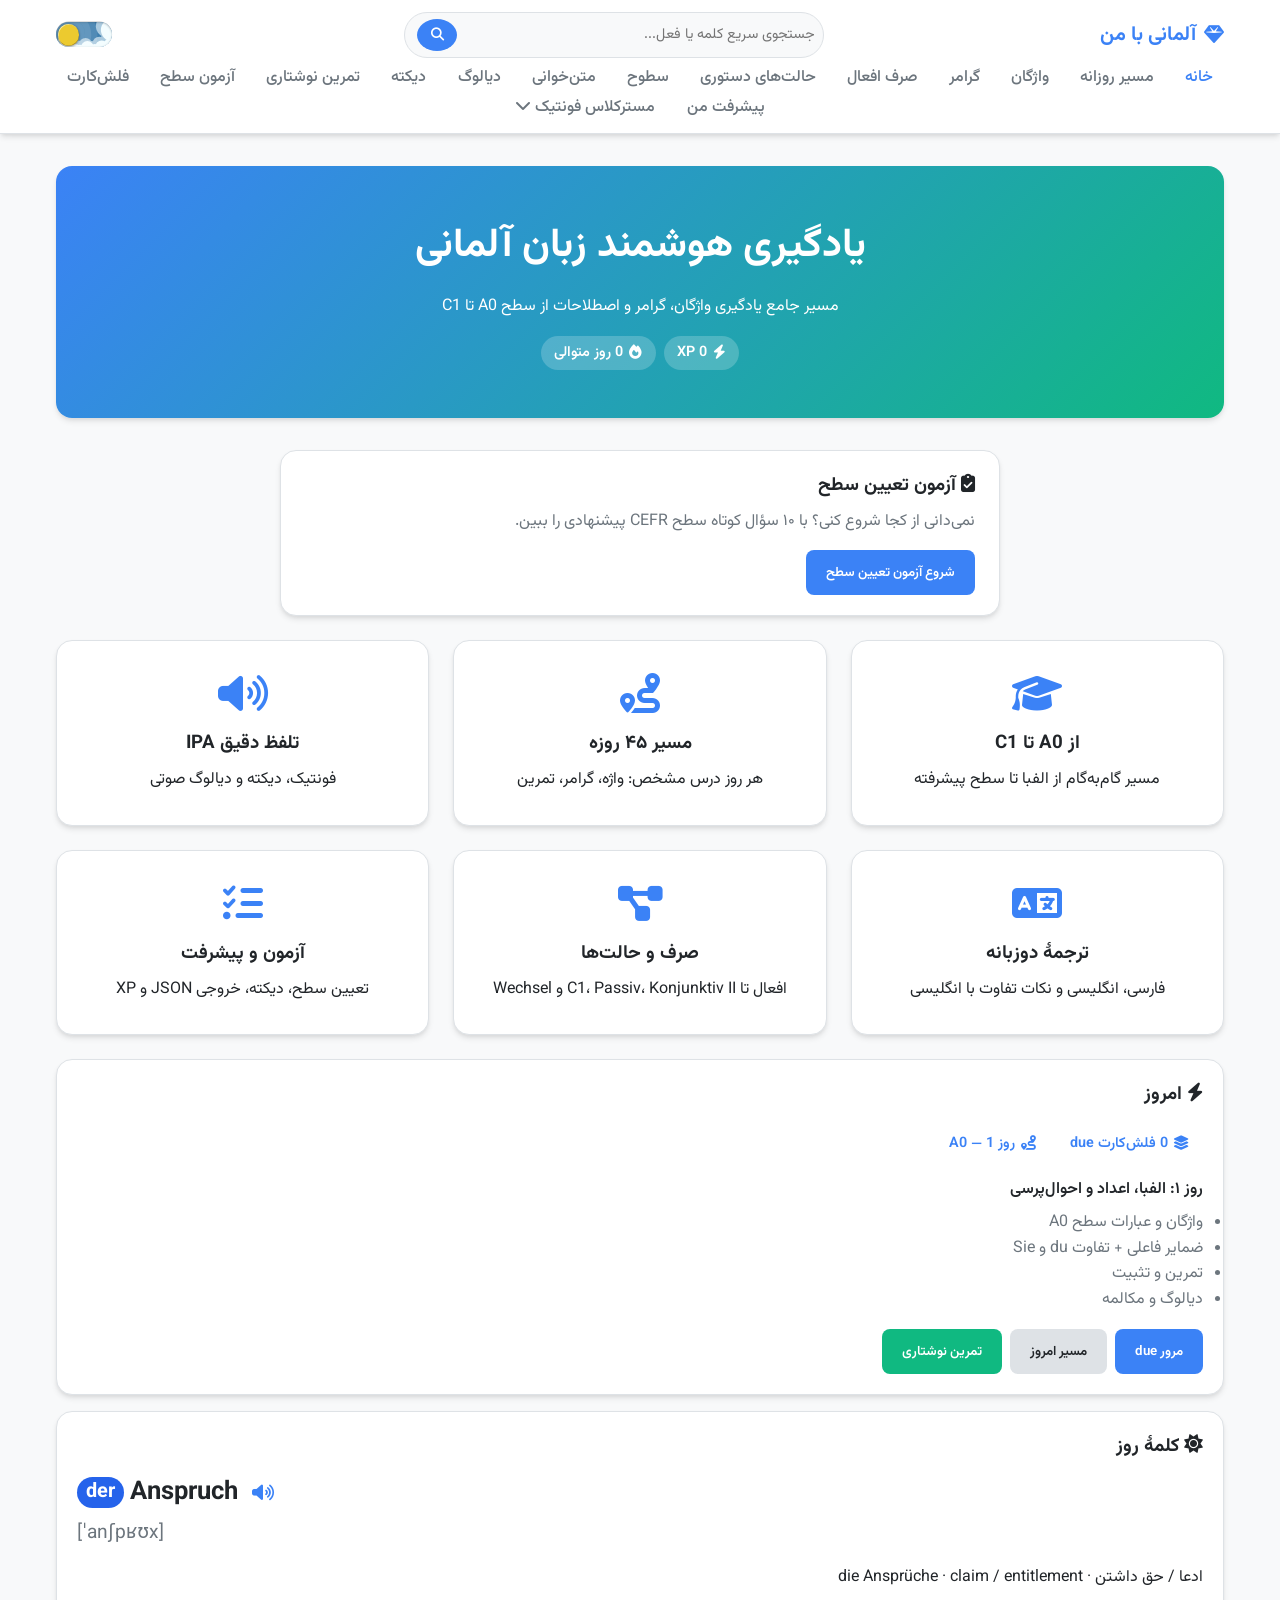
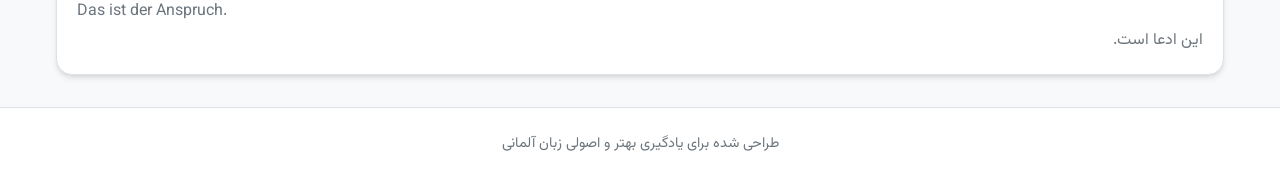
<file: index.html>
<!DOCTYPE html>
<html lang="fa" dir="rtl">
<head>
  <meta charset="UTF-8">
  <meta name="viewport" content="width=device-width, initial-scale=1.0">
  <title>آلمانی با من | پلتفرم جامع آموزش زبان آلمانی</title>
  <meta name="description" content="آموزش هوشمند زبان آلمانی از سطح A0 تا C1 با واژگان، گرامر، تلفظ IPA، فلش‌کارت، آزمون و مسترکلاس فونتیک">
  <link rel="icon" href="data:image/svg+xml,%3Csvg xmlns='http://www.w3.org/2000/svg' viewBox='0 0 100 100'%3E%3Crect width='100' height='33' y='0' fill='%23000'/%3E%3Crect width='100' height='34' y='33' fill='%23DD0000'/%3E%3Crect width='100' height='33' y='67' fill='%23FFCE00'/%3E%3C/svg%3E">
  <meta name="theme-color" content="#3b82f6">
  <link rel="manifest" href="manifest.json">
  <meta name="apple-mobile-web-app-capable" content="yes">
  <link rel="stylesheet" href="https://cdnjs.cloudflare.com/ajax/libs/font-awesome/6.4.0/css/all.min.css">
  <link href="https://fonts.googleapis.com/css2?family=Vazirmatn:wght@300;400;600;700;900&display=swap" rel="stylesheet">
  <link href="https://fonts.googleapis.com/css2?family=Inter:wght@400;600;700;900&display=swap" rel="stylesheet">
  <link rel="stylesheet" href="style.css">
  <style>
    .skip-link { position: absolute; top: -100px; right: 1rem; background: var(--primary-color); color: #fff; padding: 0.5rem 1rem; border-radius: 0.5rem; z-index: 9999; transition: top 0.2s; }
    .skip-link:focus { top: 1rem; }
    .sr-only { position: absolute; width: 1px; height: 1px; padding: 0; margin: -1px; overflow: hidden; clip: rect(0,0,0,0); border: 0; }
    :focus-visible { outline: 2px solid var(--primary-color); outline-offset: 2px; }
    .app-loading-overlay { position: fixed; inset: 0; background: var(--bg-color); z-index: 99999; display: flex; align-items: center; justify-content: center; transition: opacity 0.3s; }
    .app-loading-overlay.hidden { opacity: 0; pointer-events: none; }
    .skeleton-line { height: 1rem; border-radius: 0.5rem; margin-bottom: 0.9rem; background: linear-gradient(90deg, var(--border-color) 25%, var(--table-hover) 50%, var(--border-color) 75%); background-size: 200% 100%; animation: skeleton-shimmer 1.4s infinite; }
    @keyframes skeleton-shimmer { 0% { background-position: 200% 0; } 100% { background-position: -200% 0; } }
    .confetti-wrap { position: fixed; inset: 0; pointer-events: none; z-index: 99999; overflow: hidden; }
    .confetti-piece { position: absolute; top: -20px; width: 9px; height: 14px; opacity: 0.9; animation: confetti-fall 2s ease-in forwards; border-radius: 2px; }
    @keyframes confetti-fall { to { transform: translateY(100vh) rotate(540deg); opacity: 0; } }
    .search-box-focus:focus-within { box-shadow: 0 0 0 4px rgba(59,130,246,0.2), 0 10px 30px -10px rgba(59,130,246,0.3); border-color: var(--primary-color); }
    .equalizer-bar { width: 3px; height: 14px; background: currentColor; border-radius: 2px; display: inline-block; margin: 0 1.5px; transform-origin: bottom; animation: none; }
    .playing-audio .equalizer-bar:nth-child(1) { animation: eq 0.6s ease-in-out infinite alternate; }
    .playing-audio .equalizer-bar:nth-child(2) { animation: eq 0.7s ease-in-out infinite alternate 0.15s; }
    .playing-audio .equalizer-bar:nth-child(3) { animation: eq 0.5s ease-in-out infinite alternate 0.3s; }
    .playing-audio .equalizer-bar:nth-child(4) { animation: eq 0.6s ease-in-out infinite alternate 0.1s; }
    @keyframes eq { 0% { transform: scaleY(0.2); } 100% { transform: scaleY(1.2); } }
    .playing-bg { background-color: var(--primary-color) !important; color: #fff !important; box-shadow: 0 0 15px rgba(59,130,246,0.5); }
    .mega-menu-touch-open .mega-menu { display: block; }</style>
</head>
<body>
  <a href="#main-content" class="skip-link">پرش به محتوای اصلی</a>
  <div id="ariaLiveRegion" class="sr-only" aria-live="polite"></div>

  <div id="appLoadingOverlay" class="app-loading-overlay">
    <div class="skeleton-wrap" style="max-width:600px;width:100%;padding:2rem;">
      <div class="skeleton-line" style="width:40%;height:1.5rem;"></div>
      <div class="skeleton-line" style="width:90%;"></div>
      <div class="skeleton-line" style="width:75%;"></div>
      <div class="skeleton-line" style="width:85%;"></div>
      <div class="skeleton-line" style="width:60%;"></div>
    </div>
  </div>

  <header id="main-header">
    <div class="nav-container">
      <div class="logo">
        <i class="fas fa-gem" aria-hidden="true"></i>
        <span>آلمانی با من</span>
      </div>

      <form id="globalSearchForm" class="global-search search-box-focus" role="search">
        <input type="text" id="globalSearchInput" placeholder="جستجوی سریع کلمه یا فعل..." aria-label="جستجوی سریع">
        <button type="submit" aria-label="جستجو"><i class="fas fa-search" aria-hidden="true"></i></button>
      </form>

      <button id="navToggle" class="nav-toggle" aria-expanded="false" aria-label="منوی ناوبری">
        <i class="fas fa-bars" aria-hidden="true"></i>
      </button>

      <nav id="primary-nav" aria-label="منوی اصلی">
        <ul class="nav-list" id="navList">
          <li><a href="#" data-section="home" class="active">خانه</a></li>
          <li><a href="#" data-section="path">مسیر روزانه</a></li>
          <li><a href="#" data-section="vocabulary">واژگان</a></li>
          <li><a href="#" data-section="grammar">گرامر</a></li>
          <li><a href="#" data-section="conjugation">صرف افعال</a></li>
          <li><a href="#" data-section="cases">حالت‌های دستوری</a></li>
          <li><a href="#" data-section="levels">سطوح</a></li>
          <li><a href="#" data-section="reading">متن‌خوانی</a></li>
          <li><a href="#" data-section="dialogues">دیالوگ</a></li>
          <li><a href="#" data-section="dictation">دیکته</a></li>
          <li><a href="#" data-section="writing">تمرین نوشتاری</a></li>
          <li><a href="#" data-section="quiz">آزمون سطح</a></li>
          <li><a href="#" data-section="flashcards">فلش‌کارت</a></li>
          <li><a href="#" data-section="progress">پیشرفت من</a></li>
          <li class="mega-parent" id="megaParent">
            <a href="#" data-section="phonetics" id="megaToggle">مسترکلاس فونتیک <i class="fas fa-chevron-down" aria-hidden="true"></i></a>
            <div class="mega-menu" id="megaMenu">
              <div class="mega-grid">
                <a href="#analyzer-section">آنالیزور</a>
                <a href="#pedagogy-note">اصول آکادمیک</a>
                <a href="#vowels">مصوت‌ها</a>
                <a href="#consonants">کانسونانت‌ها</a>
                <a href="#endings">پایان‌ها</a>
                <a href="#minimal-pairs">جفت‌های کمینه</a>
                <a href="#recorder">ضبط صدا</a>
                <a href="#phonetics-flashcards">مرور با فلش‌کارت</a>
              </div>
            </div>
          </li>
        </ul>
      </nav>

<label class="theme-switch">
                <input type="checkbox" class="theme-switch__checkbox" id="themeCheckbox" aria-label="تغییر به تم تاریک">
                <div class="theme-switch__container" aria-hidden="true">
                    <div class="theme-switch__clouds"></div>
                    <div class="theme-switch__stars-container">
                        <svg xmlns="http://www.w3.org/2000/svg" viewBox="0 0 144 55" fill="none" aria-hidden="true" focusable="false">
                            <path fill-rule="evenodd" clip-rule="evenodd" d="M135.831 3.00688C135.055 3.85027 134.111 4.29946 133 4.35447C134.111 4.40947 135.055 4.85867 135.831 5.71123C136.607 6.55462 136.996 7.56303 136.996 8.72727C136.996 7.95722 137.172 7.25134 137.525 6.59129C137.886 5.93124 138.372 5.39954 138.98 5.00535C139.598 4.60199 140.268 4.39114 141 4.35447C139.88 4.2903 138.936 3.85027 138.16 3.00688C137.384 2.16348 136.996 1.16425 136.996 0C136.996 1.16425 136.607 2.16348 135.831 3.00688ZM31 23.3545C32.1114 23.2995 33.0551 22.8503 33.8313 22.0069C34.6075 21.1635 34.9956 20.1642 34.9956 19C34.9956 20.1642 35.3837 21.1635 36.1599 22.0069C36.9361 22.8503 37.8798 23.2903 39 23.3545C38.2679 23.3911 37.5976 23.602 36.9802 24.0053C36.3716 24.3995 35.8864 24.9312 35.5248 25.5913C35.172 26.2513 34.9956 26.9572 34.9956 27.7273C34.9956 26.563 34.6075 25.5546 33.8313 24.7112C33.0551 23.8587 32.1114 23.4095 31 23.3545ZM0 36.3545C1.11136 36.2995 2.05513 35.8503 2.83131 35.0069C3.6075 34.1635 3.99559 33.1642 3.99559 32C3.99559 33.1642 4.38368 34.1635 5.15987 35.0069C5.93605 35.8503 6.87982 36.2903 8 36.3545C7.26792 36.3911 6.59757 36.602 5.98015 37.0053C5.37155 37.3995 4.88644 37.9312 4.52481 38.5913C4.172 39.2513 3.99559 39.9572 3.99559 40.7273C3.99559 39.563 3.6075 38.5546 2.83131 37.7112C2.05513 36.8587 1.11136 36.4095 0 36.3545ZM56.8313 24.0069C56.0551 24.8503 55.1114 25.2995 54 25.3545C55.1114 25.4095 56.0551 25.8587 56.8313 26.7112C57.6075 27.5546 57.9956 28.563 57.9956 29.7273C57.9956 28.9572 58.172 28.2513 58.5248 27.5913C58.8864 26.9312 59.3716 26.3995 59.9802 26.0053C60.5976 25.602 61.2679 25.3911 62 25.3545C60.8798 25.2903 59.9361 24.8503 59.1599 24.0069C58.3837 23.1635 57.9956 22.1642 57.9956 21C57.9956 22.1642 57.6075 23.1635 56.8313 24.0069ZM81 25.3545C82.1114 25.2995 83.0551 24.8503 83.8313 24.0069C84.6075 23.1635 84.9956 22.1642 84.9956 21C84.9956 22.1642 85.3837 23.1635 86.1599 24.0069C86.9361 24.8503 87.8798 25.2903 89 25.3545C88.2679 25.3911 87.5976 25.602 86.9802 26.0053C86.3716 26.3995 85.8864 26.9312 85.5248 27.5913C85.172 28.2513 84.9956 28.9572 84.9956 29.7273C84.9956 28.563 84.6075 27.5546 83.8313 26.7112C83.0551 25.8587 82.1114 25.4095 81 25.3545ZM136 36.3545C137.111 36.2995 138.055 35.8503 138.831 35.0069C139.607 34.1635 139.996 33.1642 139.996 32C139.996 33.1642 140.384 34.1635 141.16 35.0069C141.936 35.8503 142.88 36.2903 144 36.3545C143.268 36.3911 142.598 36.602 141.98 37.0053C141.372 37.3995 140.886 37.9312 140.525 38.5913C140.172 39.2513 139.996 39.9572 139.996 40.7273C139.996 39.563 139.607 38.5546 138.831 37.7112C138.055 36.8587 137.111 36.4095 136 36.3545ZM101.831 49.0069C101.055 49.8503 100.111 50.2995 99 50.3545C100.111 50.4095 101.055 50.8587 101.831 51.7112C102.607 52.5546 102.996 53.563 102.996 54.7273C102.996 53.9572 103.172 53.2513 103.525 52.5913C103.886 51.9312 104.372 51.3995 104.98 51.0053C105.598 50.602 106.268 50.3911 107 50.3545C105.88 50.2903 104.936 49.8503 104.16 49.0069C103.384 48.1635 102.996 47.1642 102.996 46C102.996 47.1642 102.607 48.1635 101.831 49.0069Z" fill="currentColor"/>
                        </svg>
                    </div>
                    <div class="theme-switch__circle-container">
                        <div class="theme-switch__sun-moon-container">
                            <div class="theme-switch__moon">
                                <div class="theme-switch__spot"></div>
                                <div class="theme-switch__spot"></div>
                                <div class="theme-switch__spot"></div>
                            </div>
                        </div>
                    </div>
                </div>
            </label>
    </div>
  </header>

  <main id="main-content">
    <section id="home" class="section active">
      <div class="hero">
        <h1>یادگیری هوشمند زبان آلمانی</h1>
        <p>مسیر جامع یادگیری واژگان، گرامر و اصطلاحات از سطح A0 تا C1</p>
        <div id="homeGamification" class="home-gamification" aria-live="polite"></div>
      </div>
      <div id="placementWrap" class="placement-wrap table-container">
        <h3><i class="fas fa-clipboard-check" aria-hidden="true"></i> آزمون تعیین سطح</h3>
        <p style="color:var(--text-muted);margin:0.5rem 0 1rem;">نمی‌دانی از کجا شروع کنی؟ با ۱۰ سؤال کوتاه سطح CEFR پیشنهادی را ببین.</p>
        <div id="placementArea">
          <button id="placementStartBtn" class="btn-primary">شروع آزمون تعیین سطح</button>
        </div>
      </div>
      <div id="homeFeatures" class="features-grid"></div>
      <div id="homePathArea"></div>
    </section>

    <section id="path" class="section">
      <h2>مسیر یادگیری روزانه (۴۵ روز)</h2>
      <p style="color:var(--text-muted);margin-bottom:1rem;">هر روز دقیقاً بدان چه واژه‌ای، چه گرامری و چه تمرینی را انجام دهی.</p>
      <div class="controls-bar">
        <button id="pathTodayBtn" class="btn-primary">برو به درس امروز</button>
        <button id="pathPrevDayBtn" class="btn-secondary">روز قبل</button>
        <button id="pathNextDayBtn" class="btn-secondary">روز بعد</button>
        <span id="pathDayBadge" class="badge">روز ۱</span>
      </div>
      <div id="pathContent"></div>
    </section>

    <section id="vocabulary" class="section">
      <h2>واژگان و لغت‌نامه</h2>
      <div class="controls-bar">
        <input type="text" id="vocabSearch" placeholder="جستجوی کلمه (آلمانی، فارسی، انگلیسی)...">
        <select id="vocabLevelFilter">
          <option value="all">همه سطوح</option>
          <option value="A0">A0</option>
          <option value="A1">A1</option>
          <option value="A2">A2</option>
          <option value="B1">B1</option>
          <option value="B2">B2</option>
          <option value="C1">C1</option>
        </select>
        <select id="vocabCategoryFilter">
          <option value="all">همه موضوعات</option>
          <option value="حروف و اعداد">حروف و اعداد</option>
          <option value="زمان و تقویم">زمان و تقویم</option>
          <option value="احوال‌پرسی و عبارات رایج">احوال‌پرسی و عبارات رایج</option>
          <option value="ضمایر، حروف‌تعریف و حروف‌اضافه">ضمایر، حروف‌تعریف و حروف‌اضافه</option>
          <option value="افعال کمکی و وجهی">افعال کمکی و وجهی</option>
          <option value="حروف ربط و قیدهای رایج">حروف ربط و قیدهای رایج</option>
          <option value="رنگ‌ها">رنگ‌ها</option>
          <option value="خانواده و روابط نزدیک">خانواده و روابط نزدیک</option>
          <option value="غذا و نوشیدنی">غذا و نوشیدنی</option>
          <option value="منزل و خانه">منزل و خانه</option>
          <option value="پوشاک">پوشاک</option>
          <option value="بدن و سلامتی">بدن و سلامتی</option>
          <option value="احساسات و شخصیت">احساسات و شخصیت</option>
          <option value="مشاغل">مشاغل</option>
          <option value="شهر و مکان‌های عمومی">شهر و مکان‌های عمومی</option>
          <option value="حمل‌ونقل و سفر">حمل‌ونقل و سفر</option>
          <option value="ورزش، سرگرمی و هنر">ورزش، سرگرمی و هنر</option>
          <option value="کشورها و زبان‌ها">کشورها و زبان‌ها</option>
          <option value="صفت‌های توصیفی عمومی">صفت‌های توصیفی عمومی</option>
          <option value="افعال روزمره">افعال روزمره</option>
          <option value="کار و شغل">کار و شغل</option>
          <option value="مدرسه و آموزش">مدرسه و آموزش</option>
          <option value="طبیعت و آب‌وهوا">طبیعت و آب‌وهوا</option>
          <option value="فناوری">فناوری</option>
          <option value="جامعه، سیاست و حقوق">جامعه، سیاست و حقوق</option>
          <option value="اقتصاد و مالی">اقتصاد و مالی</option>
          <option value="محیط‌زیست و انرژی">محیط‌زیست و انرژی</option>
          <option value="علم و فلسفه">علم و فلسفه</option>
          <option value="روان‌شناسی و سلامت روان">روان‌شناسی و سلامت روان</option>
          <option value="مفاهیم و اشیای روزمره">مفاهیم و اشیای روزمره</option>
        </select>
        <button id="vocabRandomBtn" class="btn-primary">کلمه تصادفی</button>
        <button id="pluralPracticeBtn" class="btn-accent">تمرین جمع اسم‌ها</button>
      </div>
      <div id="pluralExerciseArea"></div>
      <div class="table-container vocab-table-container">
        <table id="vocabTable">
          <thead>
            <tr>
              <th>کلمه (آلمانی)</th>
              <th>جمع</th>
              <th>تلفظ (IPA)</th>
              <th>معنی فارسی</th>
              <th>معنی انگلیسی</th>
              <th>مثال</th>
              <th>سطح</th>
              <th>عملیات</th>
            </tr>
          </thead>
          <tbody id="vocabBody"></tbody>
        </table>
      </div>
      <div id="vocabPagination" class="pagination"></div>
    </section>

    <section id="grammar" class="section">
      <h2>آموزش گرامر</h2>
      <div class="controls-bar">
        <select id="grammarLevelFilter">
          <option value="all">همه سطوح گرامر</option>
          <option value="A0">A0</option>
          <option value="A1">A1</option>
          <option value="A2">A2</option>
          <option value="B1">B1</option>
          <option value="B2">B2</option>
          <option value="C1">C1</option>
        </select>
      </div>
      <div id="grammarGrid" class="grammar-grid"></div>
      <div id="cultureNotesWrap" style="margin-top:2rem;">
        <h3 style="margin-bottom:0.75rem;"><i class="fas fa-globe-europe" aria-hidden="true"></i> نکات فرهنگی (Landeskunde) — سطوح B2/C1</h3>
        <div id="cultureNotesGrid" class="grammar-grid"></div>
      </div>
    </section>

    <section id="conjugation" class="section">
      <h2>صرف افعال (Konjugation)</h2>
      <p style="color:var(--text-muted);margin-bottom:1rem;">صرف حال، گذشته ساده، Perfekt، و در سطوح بالاتر Konjunktiv II و مجهول — از A0 تا C1.</p>
      <div class="controls-bar">
        <input type="text" id="verbSearch" placeholder="جستجوی فعل (مثلاً sein, haben, sprechen)...">
        <select id="verbLevelFilter">
          <option value="all">همه سطوح</option>
          <option value="A0">A0</option>
          <option value="A1">A1</option>
          <option value="A2">A2</option>
          <option value="B1">B1</option>
          <option value="B2">B2</option>
          <option value="C1">C1</option>
        </select>
        <button id="verbExerciseBtn" class="btn-accent">تمرین صرف افعال</button>
      </div>
      <div id="verbExerciseArea"></div>
      <div id="verbGrid" class="grammar-grid"></div>
    </section>

    <section id="cases" class="section">
      <h2>حالت‌های دستوری (Kasus)</h2>
      <p style="color:var(--text-muted);margin-bottom:1rem;">حروف تعریف، ضمایر و حروف اضافه در چهار حالت آلمانی — مهم‌ترین بخش گرامری برای عبور از سطح A2/B1.</p>
      <div class="controls-bar">
        <button id="caseExerciseBtn" class="btn-accent">تمرین حروف تعریف</button>
        <button id="wechselExerciseBtn" class="btn-primary">تمرین Wechselpräpositionen</button>
      </div>
      <div id="caseExerciseArea"></div>
      <div id="wechselExerciseArea"></div>
      <div id="casesContent"></div>
    </section>

    <section id="reading" class="section">
      <h2>متن‌خوانی و درک مطلب</h2>
      <p style="color:var(--text-muted);margin-bottom:1rem;">یک متن کوتاه به همراه چند سؤال درک مطلب، به ازای هر سطح.</p>
      <div class="controls-bar">
        <select id="readingLevelFilter">
          <option value="A0">A0</option>
          <option value="A1">A1</option>
          <option value="A2">A2</option>
          <option value="B1">B1</option>
          <option value="B2">B2</option>
          <option value="C1">C1</option>
        </select>
      </div>
      <div id="readingContent"></div>
    </section>

    <section id="dialogues" class="section">
      <h2>دیالوگ‌های صوتی</h2>
      <p style="color:var(--text-muted);margin-bottom:1rem;">مکالمهٔ کوتاه دو نفره برای هر سطح — واقعی‌تر از متن روایی تنها.</p>
      <div class="controls-bar">
        <select id="dialogueLevelFilter">
          <option value="A0">A0</option>
          <option value="A1">A1</option>
          <option value="A2">A2</option>
          <option value="B1">B1</option>
          <option value="B2">B2</option>
          <option value="C1">C1</option>
        </select>
        <button id="dialoguePlayAllBtn" class="btn-primary"><i class="fas fa-play"></i> پخش کل دیالوگ</button>
      </div>
      <div id="dialogueContent"></div>
    </section>

    <section id="dictation" class="section">
      <h2>دیکتهٔ شنیداری</h2>
      <p style="color:var(--text-muted);margin-bottom:1rem;">صدا را بشنو، آنچه می‌شنوی را تایپ کن. ä، ö، ü و ß در تصحیح لحاظ می‌شوند.</p>
      <div class="controls-bar">
        <select id="dictationLevelFilter">
          <option value="all">همه سطوح</option>
          <option value="A0">A0</option>
          <option value="A1">A1</option>
          <option value="A2">A2</option>
          <option value="B1">B1</option>
          <option value="B2">B2</option>
          <option value="C1">C1</option>
        </select>
        <button id="dictationStartBtn" class="btn-primary">شروع دیکته</button>
      </div>
      <div id="dictationArea"></div>
      <div class="dictation-help table-container" style="padding:1rem;margin-top:1rem;">
        <strong>میان‌بر حروف ویژه:</strong>
        <div class="umlaut-btns" id="umlautBtns">
          <button type="button" class="btn-small umlaut-insert" data-char="ä">ä</button>
          <button type="button" class="btn-small umlaut-insert" data-char="ö">ö</button>
          <button type="button" class="btn-small umlaut-insert" data-char="ü">ü</button>
          <button type="button" class="btn-small umlaut-insert" data-char="ß">ß</button>
          <button type="button" class="btn-small umlaut-insert" data-char="Ä">Ä</button>
          <button type="button" class="btn-small umlaut-insert" data-char="Ö">Ö</button>
          <button type="button" class="btn-small umlaut-insert" data-char="Ü">Ü</button>
        </div>
      </div>
    </section>


    <section id="writing" class="section">
      <h2>تمرین نوشتاری هدایت‌شده</h2>
      <p style="color:var(--text-muted);margin-bottom:1rem;">جمله را بر اساس راهنما بنویس. سیستم ترتیب فعل (V2)، حروف تعریف و غلط‌های رایج را بررسی می‌کند.</p>
      <div class="controls-bar">
        <select id="writingLevelFilter">
          <option value="A1">A1</option>
          <option value="A2">A2</option>
          <option value="B1">B1</option>
          <option value="B2">B2</option>
          <option value="C1">C1</option>
        </select>
        <button id="writingNewBtn" class="btn-primary">جمله جدید</button>
        <button id="writingCheckBtn" class="btn-accent">بررسی</button>
      </div>
      <div id="writingArea" class="table-container" style="padding:1.25rem;">
        <p id="writingPrompt" style="margin-bottom:0.75rem;font-weight:600;"></p>
        <p id="writingHint" class="dictation-hint"></p>
        <textarea id="writingInput" class="dictation-input" rows="3" dir="ltr" lang="de" placeholder="جمله آلمانی خود را اینجا بنویس..." style="min-height:5rem;resize:vertical;"></textarea>
        <div id="writingFeedback" style="margin-top:1rem;"></div>
      </div>
    </section>

    <section id="levels" class="section">
      <h2>سطوح زبان آلمانی</h2>
      <div id="levelsGrid" class="levels-grid"></div>
    </section>

    <section id="quiz" class="section">
      <h2>آزمون سطح</h2>
      <p style="color:var(--text-muted);margin-bottom:1rem;">قبل از رفتن به سطح بعد، دانش واژگان خودت را با یک آزمون کوتاه بسنج.</p>
      <div class="controls-bar">
        <select id="quizLevelFilter">
          <option value="all">همه سطوح</option>
          <option value="A0">A0</option>
          <option value="A1">A1</option>
          <option value="A2">A2</option>
          <option value="B1">B1</option>
          <option value="B2">B2</option>
          <option value="C1">C1</option>
        </select>
        <button id="quizStartBtn" class="btn-primary">شروع آزمون (۱۰ سوال)</button>
      </div>
      <div id="quizArea"></div>
      <div class="table-container" style="padding:1.5rem;margin-top:1.5rem;">
        <h3 style="margin-bottom:0.5rem;">تمرین آرتیکل (der / die / das)</h3>
        <p style="color:var(--text-muted);margin-bottom:1rem;">بزرگ‌ترین چالش آلمانی، جنسیت اسم‌هاست. کلمه را ببین و آرتیکل درستش را انتخاب کن؛ تلفظ درست را هم همان لحظه می‌شنوی.</p>
        <div class="controls-bar">
          <select id="articleLevelFilter">
            <option value="all">همه سطوح</option>
            <option value="A0">A0</option>
            <option value="A1">A1</option>
            <option value="A2">A2</option>
            <option value="B1">B1</option>
            <option value="B2">B2</option>
            <option value="C1">C1</option>
          </select>
          <button id="articleStartBtn" class="btn-primary">شروع تمرین (۱۰ کلمه)</button>
        </div>
        <div id="articleArea"></div>
      </div>
    </section>

    <section id="flashcards" class="section">
      <h2>جعبه لایتنر و فلش‌کارت</h2>
      <div class="controls-bar">
        <select id="flashcardLevelFilter">
          <option value="all">همه سطوح</option>
          <option value="A0">A0</option>
          <option value="A1">A1</option>
          <option value="A2">A2</option>
          <option value="B1">B1</option>
          <option value="B2">B2</option>
          <option value="C1">C1</option>
        </select>
        <span id="flashcardCount" class="badge">0 کلمه</span>
        <button id="flashcardShuffle" class="btn-secondary"><i class="fas fa-random"></i> بر زدن کارت‌ها</button>
        <button id="flashcardDueToggle" class="btn-secondary">فقط کلمات سررسید‌شده</button>
      </div>
      <div class="flashcard-container">
        <div id="flashcard" class="flashcard" role="button" aria-label="فلش‌کارت">
          <div class="card-face front" id="flashFront"></div>
          <div class="card-face back" id="flashBack">
            <div class="flashcard-word" id="flashFa"></div>
            <div class="flashcard-word en" id="flashEn" dir="ltr"></div>
            <span class="level-badge" id="flashLevel"></span>
          </div>
        </div>
        <div class="flashcard-controls">
          <button id="flashPrev" class="btn-primary"><i class="fas fa-arrow-right"></i> قبلی</button>
          <button id="flipBtn" class="btn-accent">برگرداندن کارت</button>
          <button id="flashNext" class="btn-primary">بعدی <i class="fas fa-arrow-left"></i></button>
        </div>
        <div id="flashRateRow" class="flashcard-controls" style="display:none;">
          <button class="btn-small flash-rate-btn" data-quality="0" style="background:#ef4444;">دوباره ببینم</button>
          <button class="btn-small flash-rate-btn" data-quality="1" style="background:#f59e0b;">سخت بود</button>
          <button class="btn-small flash-rate-btn" data-quality="2" style="background:var(--primary-color);">خوب بود</button>
          <button class="btn-small flash-rate-btn" data-quality="3" style="background:var(--accent-color);">آسان بود</button>
        </div>
        <div id="flashIndex" class="flash-index">0 از 0</div>
      </div>
    </section>

    <section id="progress" class="section">
      <h2>آمار و پیشرفت یادگیری</h2>
      <div class="progress-ring-wrap">
        <div id="progressRing" class="progress-ring">
          <span id="progressRingText">0%</span>
        </div>
      </div>
      <div class="stats-cards">
        <div class="stat-card">
          <i class="fas fa-check-circle"></i>
          <div>
            <span id="statWords">0</span>
            <p>کلمات یادگرفته شده</p>
          </div>
        </div>
        <div class="stat-card">
          <i class="fas fa-book"></i>
          <div>
            <span id="statTotal">0</span>
            <p>کل کلمات مجموعه</p>
          </div>
        </div>
        <div class="stat-card">
          <i class="fas fa-chart-line"></i>
          <div>
            <span id="statPercent">0%</span>
            <p>درصد پیشرفت کل</p>
          </div>
        </div>
      </div>
      <div class="progress-bar-container">
        <div id="progressFill" class="progress-fill"></div>
      </div>
      <div id="progressLevels" class="progress-levels"></div>
      <div id="gamificationStats" class="stats-cards" style="margin-top:1.5rem;"></div>
      <div id="badgesArea" class="stats-cards" style="margin-top:1.5rem;"></div>
      <div class="backup-container table-container" style="padding:1.25rem;margin-top:1.5rem;">
        <h3 style="margin-bottom:0.5rem;"><i class="fas fa-file-export"></i> پشتیبان‌گیری پیشرفت</h3>
        <p style="color:var(--text-muted);margin-bottom:0.75rem;">پیشرفت فقط در مرورگر ذخیره می‌شود. با خروجی JSON می‌توانی آن را به دستگاه دیگر منتقل کنی.</p>
        <div class="controls-bar" style="margin:0;">
          <button id="exportProgressBtn" class="btn-primary">خروجی JSON</button>
          <button id="importProgressBtn" class="btn-secondary">ورود از JSON</button>
          <input type="file" id="importProgressFile" accept="application/json,.json" hidden>
        </div>
      </div>
      <div class="reset-container">
        <button id="resetProgressBtn" class="btn-danger">ریست کردن پیشرفت یادگیری</button>
      </div>
    </section>

    <section id="phonetics" class="section">
      <div id="ui-toast" class="ui-toast">
        <i class="fas fa-info-circle"></i>
        <span id="toast-message">پیام</span>
      </div>

      <button id="back-to-top" class="back-to-top">
        <i class="fas fa-arrow-up"></i>
      </button>

      <div class="phonetics-main-grid">
        <div class="phonetics-main-content">

          <section id="analyzer-section" class="phonetics-section analyzer">
            <div class="analyzer-card">
              <div class="analyzer-icon"><i class="fas fa-microscope"></i></div>
              <h2>آنالیزور هوشمند کلمات</h2>
              <p>کلمه‌ای که تلفظ آن را نمی‌دانید وارد کنید تا قوانین پنهان آن استخراج و رنگ‌آمیزی شود.<br>
                <span class="example-trigger">niederschlag</span>
                یا
                <span class="example-trigger">Tschüs</span>
              </p>
              <div class="analyzer-input-wrap">
                <input type="text" id="analyzer-input" placeholder="کلمه آلمانی را تایپ کنید..." dir="ltr" lang="de" autocomplete="off" spellcheck="false">
                <button id="analyzer-clear-btn" class="analyzer-clear" aria-label="پاک کردن"><i class="fas fa-xmark"></i></button>
                <button id="analyzer-play-btn" class="analyzer-play" aria-label="پخش تلفظ"><i class="fas fa-volume-up"></i></button>
              </div>
              <div id="no-german-voice-banner" class="voice-banner hidden">
                <i class="fas fa-triangle-exclamation"></i>
                <div>
                  <strong>صدای آلمانی روی این دستگاه نصب نیست</strong>
                  <p>تنظیمات گوشی ⟵ زبان و ورودی ⟵ خروجی تبدیل متن به گفتار ⟵ روی آیکون چرخ‌دنده کنار موتور Google بزنید ⟵ «نصب داده صوتی» ⟵ Deutsch (Germany) را دانلود کنید.</p>
                </div>
                <button class="voice-banner-close" aria-label="بستن این پیام">&times;</button>
              </div>
              <div id="analyzer-result-area" class="analyzer-result hidden">
                <div id="analyzed-word-display" class="analyzed-word" dir="ltr" lang="de"></div>
                <h4><i class="fas fa-search-plus"></i> الگوهای یافت شده در این کلمه:</h4>
                <ul id="analyzer-rules-list" class="rules-list"></ul>
              </div>
              <div id="analyzer-empty-state" class="analyzer-empty">
                <i class="fas fa-keyboard"></i>
                <span>سیستم آماده دریافت کلمه است...</span>
              </div>
            </div>
          </section>

          <section id="pedagogy-note" class="phonetics-section pedagogy">
            <h2><i class="fas fa-lightbulb"></i> قبل از شروع: اصول حرفه‌ای یادگیری</h2>
            <div class="pedagogy-grid">
              <div>
                <h4><i class="fas fa-check-circle"></i> چرا الفبای بین‌المللی (IPA)؟</h4>
                <p>در جداول زیر، ستون «تلفظ فارسی» صرفاً به عنوان یک پل ارتباطی اولیه برای شما قرار داده شده است. <strong>اما به یاد داشته باشید:</strong> حروف فارسی هرگز نمی‌توانند صداهای اصیل آلمانی (مثل Ö یا Ü) را دقیق منتقل کنند. برای داشتن لهجه نیتیو، تمرکز اصلی خود را روی ستون <span class="ipa-badge">IPA</span> و تقلید از فایل صوتی بگذارید.</p>
              </div>
              <div>
                <h4><i class="fas fa-compress-alt"></i> تکیه (Word Stress) کجاست؟</h4>
                <p>در ستون IPA علامت <strong>[ ˈ ]</strong> را مشاهده می‌کنید. این علامت نشان می‌دهد که سیلاب بعدی باید با انرژی و صدای بلندتری ادا شود. رعایت این تک‌علامت، درک صحبت شما توسط آلمانی‌زبان‌ها را ۵۰٪ افزایش می‌دهد!</p>
              </div>
            </div>
          </section>

          <section id="vowels" class="phonetics-section">
            <div class="section-header">
              <div class="section-icon"><i class="fas fa-font"></i></div>
              <h2>بخش اول: اوملاوت‌ها و مصوت‌های ترکیبی</h2>
            </div>

            <div class="phonetics-card">
              <div class="card-header">
                <h3>مصوت‌های Ä و Au</h3>
                <span class="card-badge">پایه‌های آوایی</span>
              </div>
              <div class="card-body">
                <div class="rule-box rule-amber">
                  <ul>
                    <li><code>Ä ä</code> صدای <strong>«اِ»</strong> باز می‌دهد (شبیه حرف e اما کمی دهان بازتر است).</li>
                    <li><code>Au au</code> یک صدای ترکیبی است و دقیقاً صدای <strong>«آئو»</strong> (مثل cow انگلیسی) می‌دهد.</li>
                  </ul>
                </div>
                <div class="word-table-wrap">
                  <div class="desktop-headers">
                    <span>کلمه آلمانی</span>
                    <span>معنی</span>
                    <span>تلفظ فارسی</span>
                    <span>IPA استاندارد</span>
                    <span>پخش</span>
                    <span>یادگرفتم</span>
                  </div>
                  <div class="word-list">
                    <div class="mobile-card-row">
                      <span data-label="کلمه" class="word" lang="de">Äpfel</span>
                      <span data-label="معنی">سیب‌ها (Ä)</span>
                      <span data-label="تلفظ فارسی" class="fa-phonetic">اِپفِل</span>
                      <span data-label="IPA" class="ipa-cell">[ˈɛpfəl]</span>
                      <span class="action-cell">
                        <button data-word="Äpfel" class="audio-btn">
                          <i class="fas fa-volume-up play-icon"></i>
                          <span class="equalizer-bar hidden"></span>
                          <span class="equalizer-bar hidden"></span>
                          <span class="equalizer-bar hidden"></span>
                          <span class="equalizer-bar hidden"></span>
                        </button>
                      </span>
                      <span class="action-cell">
                        <label class="custom-checkbox"><input type="checkbox" class="word-check" data-word="Äpfel"><div><svg><use href="#checkmark"/></svg></div></label>
                      </span>
                    </div>
                    <div class="mobile-card-row">
                      <span data-label="کلمه" class="word" lang="de">Augen</span>
                      <span data-label="معنی">چشم‌ها (Au)</span>
                      <span data-label="تلفظ فارسی" class="fa-phonetic">آئوگِن</span>
                      <span data-label="IPA" class="ipa-cell">[ˈaʊ̯ɡən]</span>
                      <span class="action-cell">
                        <button data-word="Augen" class="audio-btn">
                          <i class="fas fa-volume-up play-icon"></i>
                          <span class="equalizer-bar hidden"></span>
                          <span class="equalizer-bar hidden"></span>
                          <span class="equalizer-bar hidden"></span>
                          <span class="equalizer-bar hidden"></span>
                        </button>
                      </span>
                      <span class="action-cell"><label class="custom-checkbox"><input type="checkbox" class="word-check" data-word="Augen"><div><svg><use href="#checkmark"/></svg></div></label></span>
                    </div>
                  </div>
                </div>
              </div>
            </div>

            <div class="phonetics-card">
              <div class="card-header">
                <h3>ترکیب Ei در برابر ie</h3>
                <span class="card-badge">قانون اسم حروف</span>
              </div>
              <div class="card-body">
                <div class="rule-box rule-blue">
                  <strong>مکانیزم ذهنی (لایف‌هک):</strong>
                  <p>در آلمانی وقتی دو حرف صدادار کنار هم می‌آیند، همیشه <strong>حرف دوم</strong> رئیس است! نام انگلیسی حرف دوم را با صدای بلند بخوانید.</p>
                  <ul>
                    <li><code>Ei</code> = حرف دوم i است (صدا: <strong>آی</strong>)</li>
                    <li><code>ie</code> = حرف دوم e است (صدا: <strong>ایـ کشیده</strong>)</li>
                  </ul>
                </div>
                <div class="word-table-wrap">
                  <div class="desktop-headers">
                    <span>کلمه آلمانی</span><span>معنی</span><span>تلفظ فارسی</span><span>IPA استاندارد</span><span>پخش</span><span>یادگرفتم</span>
                  </div>
                  <div class="word-list">
                    <div class="mobile-card-row"><span data-label="کلمه" class="word" lang="de">mein</span><span data-label="معنی">مال من</span><span data-label="تلفظ فارسی" class="fa-phonetic">ماین</span><span data-label="IPA" class="ipa-cell">[maɪ̯n]</span><span class="action-cell"><button data-word="mein" class="audio-btn"><i class="fas fa-volume-up play-icon"></i><span class="equalizer-bar hidden"></span><span class="equalizer-bar hidden"></span><span class="equalizer-bar hidden"></span><span class="equalizer-bar hidden"></span></button></span><span class="action-cell"><label class="custom-checkbox"><input type="checkbox" class="word-check" data-word="mein"><div><svg><use href="#checkmark"/></svg></div></label></span></div>
                    <div class="mobile-card-row"><span data-label="کلمه" class="word" lang="de">arbeiten</span><span data-label="معنی">کار کردن</span><span data-label="تلفظ فارسی" class="fa-phonetic">آبایتِن</span><span data-label="IPA" class="ipa-cell">[ˈaʁbaɪ̯tən]</span><span class="action-cell"><button data-word="arbeiten" class="audio-btn"><i class="fas fa-volume-up play-icon"></i><span class="equalizer-bar hidden"></span><span class="equalizer-bar hidden"></span><span class="equalizer-bar hidden"></span><span class="equalizer-bar hidden"></span></button></span><span class="action-cell"><label class="custom-checkbox"><input type="checkbox" class="word-check" data-word="arbeiten"><div><svg><use href="#checkmark"/></svg></div></label></span></div>
                    <div class="mobile-card-row"><span data-label="کلمه" class="word" lang="de">lieben</span><span data-label="معنی">عشق ورزیدن</span><span data-label="تلفظ فارسی" class="fa-phonetic">لیـبِن</span><span data-label="IPA" class="ipa-cell">[ˈliːbən]</span><span class="action-cell"><button data-word="lieben" class="audio-btn"><i class="fas fa-volume-up play-icon"></i><span class="equalizer-bar hidden"></span><span class="equalizer-bar hidden"></span><span class="equalizer-bar hidden"></span><span class="equalizer-bar hidden"></span></button></span><span class="action-cell"><label class="custom-checkbox"><input type="checkbox" class="word-check" data-word="lieben"><div><svg><use href="#checkmark"/></svg></div></label></span></div>
                    <div class="mobile-card-row"><span data-label="کلمه" class="word" lang="de">sieben</span><span data-label="معنی">عدد هفت</span><span data-label="تلفظ فارسی" class="fa-phonetic">زیـبِن</span><span data-label="IPA" class="ipa-cell">[ˈziːbən]</span><span class="action-cell"><button data-word="sieben" class="audio-btn"><i class="fas fa-volume-up play-icon"></i><span class="equalizer-bar hidden"></span><span class="equalizer-bar hidden"></span><span class="equalizer-bar hidden"></span><span class="equalizer-bar hidden"></span></button></span><span class="action-cell"><label class="custom-checkbox"><input type="checkbox" class="word-check" data-word="sieben"><div><svg><use href="#checkmark"/></svg></div></label></span></div>
                    <div class="mobile-card-row"><span data-label="کلمه" class="word" lang="de">Wien</span><span data-label="معنی">شهر وین</span><span data-label="تلفظ فارسی" class="fa-phonetic">ویـن</span><span data-label="IPA" class="ipa-cell">[viːn]</span><span class="action-cell"><button data-word="Wien" class="audio-btn"><i class="fas fa-volume-up play-icon"></i><span class="equalizer-bar hidden"></span><span class="equalizer-bar hidden"></span><span class="equalizer-bar hidden"></span><span class="equalizer-bar hidden"></span></button></span><span class="action-cell"><label class="custom-checkbox"><input type="checkbox" class="word-check" data-word="Wien"><div><svg><use href="#checkmark"/></svg></div></label></span></div>
                  </div>
                </div>
              </div>
            </div>

            <div class="phonetics-card">
              <div class="card-header">
                <h3>خانواده صدای «اُی» (eu / äu)</h3>
                <span class="card-badge">تغییر املایی</span>
              </div>
              <div class="card-body">
                <div class="rule-box rule-blue">
                  <strong>مکانیزم ذهنی (لایف‌هک):</strong>
                  <p>ترکیب <code>eu</code> در آلمانی همیشه صدای <strong>«اُی»</strong> (مثل کلمه Boy) می‌دهد. نکته پیشرفته این است که <code>äu</code> هم دقیقاً همان صدا را دارد و معمولاً در جمع بستن کلماتی که au دارند ظاهر می‌شود.</p>
                </div>
                <div class="word-table-wrap">
                  <div class="desktop-headers">
                    <span>کلمه آلمانی</span><span>معنی</span><span>تلفظ فارسی</span><span>IPA استاندارد</span><span>پخش</span><span>یادگرفتم</span>
                  </div>
                  <div class="word-list">
                    <div class="mobile-card-row"><span data-label="کلمه" class="word" lang="de">Euro</span><span data-label="معنی">یورو</span><span data-label="تلفظ فارسی" class="fa-phonetic">اُیغُ</span><span data-label="IPA" class="ipa-cell">[ˈɔʏ̯ʁo]</span><span class="action-cell"><button data-word="Euro" class="audio-btn"><i class="fas fa-volume-up play-icon"></i><span class="equalizer-bar hidden"></span><span class="equalizer-bar hidden"></span><span class="equalizer-bar hidden"></span><span class="equalizer-bar hidden"></span></button></span><span class="action-cell"><label class="custom-checkbox"><input type="checkbox" class="word-check" data-word="Euro"><div><svg><use href="#checkmark"/></svg></div></label></span></div>
                    <div class="mobile-card-row"><span data-label="کلمه" class="word" lang="de">heute</span><span data-label="معنی">امروز</span><span data-label="تلفظ فارسی" class="fa-phonetic">هُیـتِه</span><span data-label="IPA" class="ipa-cell">[ˈhɔʏ̯tə]</span><span class="action-cell"><button data-word="heute" class="audio-btn"><i class="fas fa-volume-up play-icon"></i><span class="equalizer-bar hidden"></span><span class="equalizer-bar hidden"></span><span class="equalizer-bar hidden"></span><span class="equalizer-bar hidden"></span></button></span><span class="action-cell"><label class="custom-checkbox"><input type="checkbox" class="word-check" data-word="heute"><div><svg><use href="#checkmark"/></svg></div></label></span></div>
                    <div class="mobile-card-row"><span data-label="کلمه" class="word" lang="de">Deutsch</span><span data-label="معنی">آلمانی</span><span data-label="تلفظ فارسی" class="fa-phonetic">دُیـچ</span><span data-label="IPA" class="ipa-cell">[dɔʏ̯t͡ʃ]</span><span class="action-cell"><button data-word="Deutsch" class="audio-btn"><i class="fas fa-volume-up play-icon"></i><span class="equalizer-bar hidden"></span><span class="equalizer-bar hidden"></span><span class="equalizer-bar hidden"></span><span class="equalizer-bar hidden"></span></button></span><span class="action-cell"><label class="custom-checkbox"><input type="checkbox" class="word-check" data-word="Deutsch"><div><svg><use href="#checkmark"/></svg></div></label></span></div>
                    <div class="mobile-card-row"><span data-label="کلمه" class="word" lang="de">Häuser</span><span data-label="معنی">خانه‌ها</span><span data-label="تلفظ فارسی" class="fa-phonetic">هُیـزِاَ</span><span data-label="IPA" class="ipa-cell">[ˈhɔʏ̯zɐ]</span><span class="action-cell"><button data-word="Häuser" class="audio-btn"><i class="fas fa-volume-up play-icon"></i><span class="equalizer-bar hidden"></span><span class="equalizer-bar hidden"></span><span class="equalizer-bar hidden"></span><span class="equalizer-bar hidden"></span></button></span><span class="action-cell"><label class="custom-checkbox"><input type="checkbox" class="word-check" data-word="Häuser"><div><svg><use href="#checkmark"/></svg></div></label></span></div>
                  </div>
                </div>
              </div>
            </div>

            <div class="phonetics-card">
              <div class="card-header">
                <h3>تلفظ تخصصی Ö و Ü</h3>
                <span class="card-badge">آناتومی لب و زبان</span>
              </div>
              <div class="card-body">
                <div class="rule-box rule-emerald">
                  <strong>مهندسی حنجره و لب (تخصصی):</strong>
                  <div class="pedagogy-grid" style="margin-top:1rem;">
                    <div>
                      <h4 style="font-weight:700;color:var(--accent-color);">تلفظ Ö</h4>
                      <p>لب‌هایت را کاملاً گرد کن (مثل سوت زدن یا گفتن اُ)، اما سعی کن از ته گلو بگویی <strong>«اِ»</strong>.</p>
                    </div>
                    <div>
                      <h4 style="font-weight:700;color:var(--accent-color);">تلفظ Ü</h4>
                      <p>لب‌هایت را به شدت غنچه کن (مثل گفتن او)، اما سعی کن بگویی <strong>«ای»</strong>.</p>
                    </div>
                  </div>
                </div>
                <div class="word-table-wrap">
                  <div class="desktop-headers">
                    <span>کلمه آلمانی</span><span>معنی</span><span>تلفظ فارسی</span><span>IPA استاندارد</span><span>پخش</span><span>یادگرفتم</span>
                  </div>
                  <div class="word-list">
                    <div class="mobile-card-row"><span data-label="کلمه" class="word" lang="de">schön</span><span data-label="معنی">زیبا</span><span data-label="تلفظ فارسی" class="fa-phonetic">شـُ(اِ)ـن</span><span data-label="IPA" class="ipa-cell">[ʃøːn]</span><span class="action-cell"><button data-word="schön" class="audio-btn"><i class="fas fa-volume-up play-icon"></i><span class="equalizer-bar hidden"></span><span class="equalizer-bar hidden"></span><span class="equalizer-bar hidden"></span><span class="equalizer-bar hidden"></span></button></span><span class="action-cell"><label class="custom-checkbox"><input type="checkbox" class="word-check" data-word="schön"><div><svg><use href="#checkmark"/></svg></div></label></span></div>
                    <div class="mobile-card-row"><span data-label="کلمه" class="word" lang="de">hören</span><span data-label="معنی">شنیدن</span><span data-label="تلفظ فارسی" class="fa-phonetic">هـُ(اِ)ـغِِن</span><span data-label="IPA" class="ipa-cell">[ˈhøːʁən]</span><span class="action-cell"><button data-word="hören" class="audio-btn"><i class="fas fa-volume-up play-icon"></i><span class="equalizer-bar hidden"></span><span class="equalizer-bar hidden"></span><span class="equalizer-bar hidden"></span><span class="equalizer-bar hidden"></span></button></span><span class="action-cell"><label class="custom-checkbox"><input type="checkbox" class="word-check" data-word="hören"><div><svg><use href="#checkmark"/></svg></div></label></span></div>
                    <div class="mobile-card-row"><span data-label="کلمه" class="word" lang="de">müde</span><span data-label="معنی">خسته</span><span data-label="تلفظ فارسی" class="fa-phonetic">مـیـ(و)ـدِه</span><span data-label="IPA" class="ipa-cell">[ˈmyːdə]</span><span class="action-cell"><button data-word="müde" class="audio-btn"><i class="fas fa-volume-up play-icon"></i><span class="equalizer-bar hidden"></span><span class="equalizer-bar hidden"></span><span class="equalizer-bar hidden"></span><span class="equalizer-bar hidden"></span></button></span><span class="action-cell"><label class="custom-checkbox"><input type="checkbox" class="word-check" data-word="müde"><div><svg><use href="#checkmark"/></svg></div></label></span></div>
                    <div class="mobile-card-row"><span data-label="کلمه" class="word" lang="de">fünf</span><span data-label="معنی">پنج</span><span data-label="تلفظ فارسی" class="fa-phonetic">فـیـ(و)ـنف</span><span data-label="IPA" class="ipa-cell">[fʏnf]</span><span class="action-cell"><button data-word="fünf" class="audio-btn"><i class="fas fa-volume-up play-icon"></i><span class="equalizer-bar hidden"></span><span class="equalizer-bar hidden"></span><span class="equalizer-bar hidden"></span><span class="equalizer-bar hidden"></span></button></span><span class="action-cell"><label class="custom-checkbox"><input type="checkbox" class="word-check" data-word="fünf"><div><svg><use href="#checkmark"/></svg></div></label></span></div>
                  </div>
                </div>
              </div>
            </div>
          </section>

          <section id="consonants" class="phonetics-section">
            <div class="section-header">
              <div class="section-icon"><i class="fas fa-language"></i></div>
              <h2>بخش دوم: کانسونانت‌های آفتاب‌پرست</h2>
            </div>

            <div class="phonetics-card">
              <div class="card-header">
                <h3>حرف R: از گلو تا محو شدن</h3>
                <span class="card-badge">صدای متغیر</span>
              </div>
              <div class="card-body">
                <div class="rule-box rule-blue">
                  <ul>
                    <li><code>R r</code> در ابتدای کلمه یا هجا، صدایی گلویی و خشن (شبیه غرغره کردن آب یا R فرانسوی) دارد.</li>
                    <li><code>R r</code> در انتهای کلمه یا بعد از مصوت بلند، تقریباً محو می‌شود و به یک صدای «آ» کوتاه و باز تبدیل می‌شود — اصلاً غلیظ تلفظ نمی‌شود.</li>
                  </ul>
                </div>
                <div class="word-table-wrap">
                  <div class="desktop-headers"><span>کلمه آلمانی</span><span>معنی</span><span>تلفظ فارسی</span><span>IPA استاندارد</span><span>پخش</span><span>یادگرفتم</span></div>
                  <div class="word-list">
                    <div class="mobile-card-row"><span data-label="کلمه" class="word" lang="de">rot</span><span data-label="معنی">قرمز (R گلویی در ابتدا)</span><span data-label="تلفظ فارسی" class="fa-phonetic">غَُت</span><span data-label="IPA" class="ipa-cell">[ʁoːt]</span><span class="action-cell"><button data-word="rot" class="audio-btn"><i class="fas fa-volume-up play-icon"></i><span class="equalizer-bar hidden"></span><span class="equalizer-bar hidden"></span><span class="equalizer-bar hidden"></span><span class="equalizer-bar hidden"></span></button></span><span class="action-cell"><label class="custom-checkbox"><input type="checkbox" class="word-check" data-word="rot-cons"><div><svg><use href="#checkmark"/></svg></div></label></span></div>
                    <div class="mobile-card-row"><span data-label="کلمه" class="word" lang="de">Vater</span><span data-label="معنی">پدر (R انتهایی محو‌شونده)</span><span data-label="تلفظ فارسی" class="fa-phonetic">فاتاَ</span><span data-label="IPA" class="ipa-cell">[ˈfaːtɐ]</span><span class="action-cell"><button data-word="Vater" class="audio-btn"><i class="fas fa-volume-up play-icon"></i><span class="equalizer-bar hidden"></span><span class="equalizer-bar hidden"></span><span class="equalizer-bar hidden"></span><span class="equalizer-bar hidden"></span></button></span><span class="action-cell"><label class="custom-checkbox"><input type="checkbox" class="word-check" data-word="Vater-cons"><div><svg><use href="#checkmark"/></svg></div></label></span></div>
                    <div class="mobile-card-row"><span data-label="کلمه" class="word" lang="de">Uhr</span><span data-label="معنی">ساعت (R کاملاً محو)</span><span data-label="تلفظ فارسی" class="fa-phonetic">اوآ</span><span data-label="IPA" class="ipa-cell">[uːɐ̯]</span><span class="action-cell"><button data-word="Uhr" class="audio-btn"><i class="fas fa-volume-up play-icon"></i><span class="equalizer-bar hidden"></span><span class="equalizer-bar hidden"></span><span class="equalizer-bar hidden"></span><span class="equalizer-bar hidden"></span></button></span><span class="action-cell"><label class="custom-checkbox"><input type="checkbox" class="word-check" data-word="Uhr-cons"><div><svg><use href="#checkmark"/></svg></div></label></span></div>
                  </div>
                </div>
              </div>
            </div>

            <div class="phonetics-card">
              <div class="card-header">
                <h3>دو صدای CH: نرم (Ich) و خشن (Ach)</h3>
                <span class="card-badge">وابسته به حرف قبل</span>
              </div>
              <div class="card-body">
                <div class="rule-box rule-amber">
                  <strong>مکانیزم ذهنی (لایف‌هک):</strong>
                  <ul>
                    <li>بعد از <code>e, i, ä, ö, ü</code> و صامت‌ها، یا در پسوند کوچک‌کننده <code>-chen</code>: صدای نرم «ish/ich» از جلوی دهان.</li>
                    <li>بعد از <code>a, o, u, au</code>: صدای خشن و گلویی شبیه «خ» فارسی.</li>
                  </ul>
                </div>
                <div class="word-table-wrap">
                  <div class="desktop-headers"><span>کلمه آلمانی</span><span>معنی</span><span>تلفظ فارسی</span><span>IPA استاندارد</span><span>پخش</span><span>یادگرفتم</span></div>
                  <div class="word-list">
                    <div class="mobile-card-row"><span data-label="کلمه" class="word" lang="de">ich</span><span data-label="معنی">من (Ich-Laut نرم)</span><span data-label="تلفظ فارسی" class="fa-phonetic">ایش</span><span data-label="IPA" class="ipa-cell">[ɪç]</span><span class="action-cell"><button data-word="ich" class="audio-btn"><i class="fas fa-volume-up play-icon"></i><span class="equalizer-bar hidden"></span><span class="equalizer-bar hidden"></span><span class="equalizer-bar hidden"></span><span class="equalizer-bar hidden"></span></button></span><span class="action-cell"><label class="custom-checkbox"><input type="checkbox" class="word-check" data-word="ich-cons"><div><svg><use href="#checkmark"/></svg></div></label></span></div>
                    <div class="mobile-card-row"><span data-label="کلمه" class="word" lang="de">Milch</span><span data-label="معنی">شیر (Ich-Laut نرم)</span><span data-label="تلفظ فارسی" class="fa-phonetic">میلش</span><span data-label="IPA" class="ipa-cell">[mɪlç]</span><span class="action-cell"><button data-word="Milch" class="audio-btn"><i class="fas fa-volume-up play-icon"></i><span class="equalizer-bar hidden"></span><span class="equalizer-bar hidden"></span><span class="equalizer-bar hidden"></span><span class="equalizer-bar hidden"></span></button></span><span class="action-cell"><label class="custom-checkbox"><input type="checkbox" class="word-check" data-word="Milch-cons"><div><svg><use href="#checkmark"/></svg></div></label></span></div>
                    <div class="mobile-card-row"><span data-label="کلمه" class="word" lang="de">Buch</span><span data-label="معنی">کتاب (Ach-Laut خشن)</span><span data-label="تلفظ فارسی" class="fa-phonetic">بوخ</span><span data-label="IPA" class="ipa-cell">[buːx]</span><span class="action-cell"><button data-word="Buch" class="audio-btn"><i class="fas fa-volume-up play-icon"></i><span class="equalizer-bar hidden"></span><span class="equalizer-bar hidden"></span><span class="equalizer-bar hidden"></span><span class="equalizer-bar hidden"></span></button></span><span class="action-cell"><label class="custom-checkbox"><input type="checkbox" class="word-check" data-word="Buch-cons"><div><svg><use href="#checkmark"/></svg></div></label></span></div>
                    <div class="mobile-card-row"><span data-label="کلمه" class="word" lang="de">Nacht</span><span data-label="معنی">شب (Ach-Laut خشن)</span><span data-label="تلفظ فارسی" class="fa-phonetic">ناخت</span><span data-label="IPA" class="ipa-cell">[naxt]</span><span class="action-cell"><button data-word="Nacht" class="audio-btn"><i class="fas fa-volume-up play-icon"></i><span class="equalizer-bar hidden"></span><span class="equalizer-bar hidden"></span><span class="equalizer-bar hidden"></span><span class="equalizer-bar hidden"></span></button></span><span class="action-cell"><label class="custom-checkbox"><input type="checkbox" class="word-check" data-word="Nacht-cons"><div><svg><use href="#checkmark"/></svg></div></label></span></div>
                  </div>
                </div>
              </div>
            </div>

            <div class="phonetics-card">
              <div class="card-header">
                <h3>S تنها، SS و ß</h3>
                <span class="card-badge">بی‌واک یا واک‌دار</span>
              </div>
              <div class="card-body">
                <div class="rule-box rule-blue">
                  <ul>
                    <li><code>S s</code> در ابتدای هجا و قبل از مصوت: صدای واک‌دار «ز» می‌دهد.</li>
                    <li><code>SS ss</code> و <code>ß</code>: همیشه بی‌واک و صدای «س» ساده می‌دهند؛ <code>ß</code> معمولاً بعد از مصوت بلند یا دوصدایی می‌آید.</li>
                  </ul>
                </div>
                <div class="word-table-wrap">
                  <div class="desktop-headers"><span>کلمه آلمانی</span><span>معنی</span><span>تلفظ فارسی</span><span>IPA استاندارد</span><span>پخش</span><span>یادگرفتم</span></div>
                  <div class="word-list">
                    <div class="mobile-card-row"><span data-label="کلمه" class="word" lang="de">sehen</span><span data-label="معنی">دیدن (s واک‌دار)</span><span data-label="تلفظ فارسی" class="fa-phonetic">زیـهِن</span><span data-label="IPA" class="ipa-cell">[ˈzeːən]</span><span class="action-cell"><button data-word="sehen" class="audio-btn"><i class="fas fa-volume-up play-icon"></i><span class="equalizer-bar hidden"></span><span class="equalizer-bar hidden"></span><span class="equalizer-bar hidden"></span><span class="equalizer-bar hidden"></span></button></span><span class="action-cell"><label class="custom-checkbox"><input type="checkbox" class="word-check" data-word="sehen-cons"><div><svg><use href="#checkmark"/></svg></div></label></span></div>
                    <div class="mobile-card-row"><span data-label="کلمه" class="word" lang="de">Wasser</span><span data-label="معنی">آب (ss بی‌واک)</span><span data-label="تلفظ فارسی" class="fa-phonetic">واساَ</span><span data-label="IPA" class="ipa-cell">[ˈvasɐ]</span><span class="action-cell"><button data-word="Wasser" class="audio-btn"><i class="fas fa-volume-up play-icon"></i><span class="equalizer-bar hidden"></span><span class="equalizer-bar hidden"></span><span class="equalizer-bar hidden"></span><span class="equalizer-bar hidden"></span></button></span><span class="action-cell"><label class="custom-checkbox"><input type="checkbox" class="word-check" data-word="Wasser-cons"><div><svg><use href="#checkmark"/></svg></div></label></span></div>
                    <div class="mobile-card-row"><span data-label="کلمه" class="word" lang="de">Straße</span><span data-label="معنی">خیابان (ß بی‌واک)</span><span data-label="تلفظ فارسی" class="fa-phonetic">اشتغاسـِه</span><span data-label="IPA" class="ipa-cell">[ˈʃtʁaːsə]</span><span class="action-cell"><button data-word="Straße" class="audio-btn"><i class="fas fa-volume-up play-icon"></i><span class="equalizer-bar hidden"></span><span class="equalizer-bar hidden"></span><span class="equalizer-bar hidden"></span><span class="equalizer-bar hidden"></span></button></span><span class="action-cell"><label class="custom-checkbox"><input type="checkbox" class="word-check" data-word="Strasse-cons"><div><svg><use href="#checkmark"/></svg></div></label></span></div>
                  </div>
                </div>
              </div>
            </div>

            <div class="phonetics-card">
              <div class="card-header">
                <h3>W در برابر V، و خوشه‌های SP-/ST- در ابتدای کلمه</h3>
                <span class="card-badge">دام‌های رایج فارسی‌زبانان</span>
              </div>
              <div class="card-body">
                <div class="rule-box rule-emerald">
                  <ul>
                    <li><code>W w</code> همیشه صدای «و» انگلیسی (v) می‌دهد — هرگز «w» انگلیسی نیست.</li>
                    <li><code>V v</code> در بیشتر کلمات اصیل آلمانی صدای «ف» می‌دهد، ولی در کلمات وام‌گرفته (لاتین/بین‌المللی) صدای «و» دارد.</li>
                    <li><code>Sp-</code> و <code>St-</code> در ابتدای کلمه، به «اشپ» و «اشت» تبدیل می‌شوند.</li>
                  </ul>
                </div>
                <div class="word-table-wrap">
                  <div class="desktop-headers"><span>کلمه آلمانی</span><span>معنی</span><span>تلفظ فارسی</span><span>IPA استاندارد</span><span>پخش</span><span>یادگرفتم</span></div>
                  <div class="word-list">
                    <div class="mobile-card-row"><span data-label="کلمه" class="word" lang="de">Vater</span><span data-label="معنی">پدر (V → ف)</span><span data-label="تلفظ فارسی" class="fa-phonetic">فاتاَ</span><span data-label="IPA" class="ipa-cell">[ˈfaːtɐ]</span><span class="action-cell"><button data-word="Vater" class="audio-btn"><i class="fas fa-volume-up play-icon"></i><span class="equalizer-bar hidden"></span><span class="equalizer-bar hidden"></span><span class="equalizer-bar hidden"></span><span class="equalizer-bar hidden"></span></button></span><span class="action-cell"><label class="custom-checkbox"><input type="checkbox" class="word-check" data-word="Vater2-cons"><div><svg><use href="#checkmark"/></svg></div></label></span></div>
                    <div class="mobile-card-row"><span data-label="کلمه" class="word" lang="de">Vase</span><span data-label="معنی">گلدان (V وام‌واژه → و)</span><span data-label="تلفظ فارسی" class="fa-phonetic">وازِه</span><span data-label="IPA" class="ipa-cell">[ˈvaːzə]</span><span class="action-cell"><button data-word="Vase" class="audio-btn"><i class="fas fa-volume-up play-icon"></i><span class="equalizer-bar hidden"></span><span class="equalizer-bar hidden"></span><span class="equalizer-bar hidden"></span><span class="equalizer-bar hidden"></span></button></span><span class="action-cell"><label class="custom-checkbox"><input type="checkbox" class="word-check" data-word="Vase-cons"><div><svg><use href="#checkmark"/></svg></div></label></span></div>
                    <div class="mobile-card-row"><span data-label="کلمه" class="word" lang="de">sprechen</span><span data-label="معنی">صحبت کردن (sp → اشپ)</span><span data-label="تلفظ فارسی" class="fa-phonetic">اشپـغِشـِن</span><span data-label="IPA" class="ipa-cell">[ˈʃpʁɛçən]</span><span class="action-cell"><button data-word="sprechen" class="audio-btn"><i class="fas fa-volume-up play-icon"></i><span class="equalizer-bar hidden"></span><span class="equalizer-bar hidden"></span><span class="equalizer-bar hidden"></span><span class="equalizer-bar hidden"></span></button></span><span class="action-cell"><label class="custom-checkbox"><input type="checkbox" class="word-check" data-word="sprechen-cons"><div><svg><use href="#checkmark"/></svg></div></label></span></div>
                    <div class="mobile-card-row"><span data-label="کلمه" class="word" lang="de">Stadt</span><span data-label="معنی">شهر (st → اشت)</span><span data-label="تلفظ فارسی" class="fa-phonetic">اشتات</span><span data-label="IPA" class="ipa-cell">[ʃtat]</span><span class="action-cell"><button data-word="Stadt" class="audio-btn"><i class="fas fa-volume-up play-icon"></i><span class="equalizer-bar hidden"></span><span class="equalizer-bar hidden"></span><span class="equalizer-bar hidden"></span><span class="equalizer-bar hidden"></span></button></span><span class="action-cell"><label class="custom-checkbox"><input type="checkbox" class="word-check" data-word="Stadt-cons"><div><svg><use href="#checkmark"/></svg></div></label></span></div>
                  </div>
                </div>
              </div>
            </div>
          </section>

          <section id="endings" class="phonetics-section">
            <div class="section-header">
              <div class="section-icon"><i class="fas fa-flag-checkered"></i></div>
              <h2>بخش سوم: قوانین انتهای کلمات و خوشه‌ها</h2>
            </div>

            <div class="phonetics-card">
              <div class="card-header">
                <h3>Auslautverhärtung: سخت شدن حروف انتهایی</h3>
                <span class="card-badge">مهم‌ترین قانون انتهای کلمه</span>
              </div>
              <div class="card-body">
                <div class="rule-box rule-amber">
                  <strong>مکانیزم ذهنی (لایف‌هک):</strong>
                  <p>در انتهای کلمه یا هجا، حروف واک‌دار <code>b, d, g</code> همیشه بی‌واک تلفظ می‌شوند و به ترتیب مثل <strong>p, t, k</strong> شنیده می‌شوند — حتی اگر در نوشتار همان حرف اصلی باقی بماند.</p>
                </div>
                <div class="word-table-wrap">
                  <div class="desktop-headers"><span>کلمه آلمانی</span><span>معنی</span><span>تلفظ فارسی</span><span>IPA استاندارد</span><span>پخش</span><span>یادگرفتم</span></div>
                  <div class="word-list">
                    <div class="mobile-card-row"><span data-label="کلمه" class="word" lang="de">Hund</span><span data-label="معنی">سگ (d → ت)</span><span data-label="تلفظ فارسی" class="fa-phonetic">هونت</span><span data-label="IPA" class="ipa-cell">[hʊnt]</span><span class="action-cell"><button data-word="Hund" class="audio-btn"><i class="fas fa-volume-up play-icon"></i><span class="equalizer-bar hidden"></span><span class="equalizer-bar hidden"></span><span class="equalizer-bar hidden"></span><span class="equalizer-bar hidden"></span></button></span><span class="action-cell"><label class="custom-checkbox"><input type="checkbox" class="word-check" data-word="Hund-end"><div><svg><use href="#checkmark"/></svg></div></label></span></div>
                    <div class="mobile-card-row"><span data-label="کلمه" class="word" lang="de">Tag</span><span data-label="معنی">روز (g → ک)</span><span data-label="تلفظ فارسی" class="fa-phonetic">تاک</span><span data-label="IPA" class="ipa-cell">[taːk]</span><span class="action-cell"><button data-word="Tag" class="audio-btn"><i class="fas fa-volume-up play-icon"></i><span class="equalizer-bar hidden"></span><span class="equalizer-bar hidden"></span><span class="equalizer-bar hidden"></span><span class="equalizer-bar hidden"></span></button></span><span class="action-cell"><label class="custom-checkbox"><input type="checkbox" class="word-check" data-word="Tag-end"><div><svg><use href="#checkmark"/></svg></div></label></span></div>
                    <div class="mobile-card-row"><span data-label="کلمه" class="word" lang="de">gelb</span><span data-label="معنی">زرد (b → پ)</span><span data-label="تلفظ فارسی" class="fa-phonetic">گِلپ</span><span data-label="IPA" class="ipa-cell">[ɡɛlp]</span><span class="action-cell"><button data-word="gelb" class="audio-btn"><i class="fas fa-volume-up play-icon"></i><span class="equalizer-bar hidden"></span><span class="equalizer-bar hidden"></span><span class="equalizer-bar hidden"></span><span class="equalizer-bar hidden"></span></button></span><span class="action-cell"><label class="custom-checkbox"><input type="checkbox" class="word-check" data-word="gelb-end"><div><svg><use href="#checkmark"/></svg></div></label></span></div>
                  </div>
                </div>
              </div>
            </div>

            <div class="phonetics-card">
              <div class="card-header">
                <h3>پسوند ig-</h3>
                <span class="card-badge">استثنای مهم املایی</span>
              </div>
              <div class="card-body">
                <div class="rule-box rule-blue">
                  <p>پسوند <code>-ig</code> در انتهای کلمه، برخلاف ظاهرش، مثل <strong>«ish/ich» نرم</strong> (همان Ich-Laut) تلفظ می‌شود، نه «ایگ». این یکی از رایج‌ترین اشتباهات زبان‌آموزان است.</p>
                </div>
                <div class="word-table-wrap">
                  <div class="desktop-headers"><span>کلمه آلمانی</span><span>معنی</span><span>تلفظ فارسی</span><span>IPA استاندارد</span><span>پخش</span><span>یادگرفتم</span></div>
                  <div class="word-list">
                    <div class="mobile-card-row"><span data-label="کلمه" class="word" lang="de">richtig</span><span data-label="معنی">درست</span><span data-label="تلفظ فارسی" class="fa-phonetic">غیشتیش</span><span data-label="IPA" class="ipa-cell">[ˈʁɪçtɪç]</span><span class="action-cell"><button data-word="richtig" class="audio-btn"><i class="fas fa-volume-up play-icon"></i><span class="equalizer-bar hidden"></span><span class="equalizer-bar hidden"></span><span class="equalizer-bar hidden"></span><span class="equalizer-bar hidden"></span></button></span><span class="action-cell"><label class="custom-checkbox"><input type="checkbox" class="word-check" data-word="richtig-end"><div><svg><use href="#checkmark"/></svg></div></label></span></div>
                    <div class="mobile-card-row"><span data-label="کلمه" class="word" lang="de">wichtig</span><span data-label="معنی">مهم</span><span data-label="تلفظ فارسی" class="fa-phonetic">ویشتیش</span><span data-label="IPA" class="ipa-cell">[ˈvɪçtɪç]</span><span class="action-cell"><button data-word="wichtig" class="audio-btn"><i class="fas fa-volume-up play-icon"></i><span class="equalizer-bar hidden"></span><span class="equalizer-bar hidden"></span><span class="equalizer-bar hidden"></span><span class="equalizer-bar hidden"></span></button></span><span class="action-cell"><label class="custom-checkbox"><input type="checkbox" class="word-check" data-word="wichtig-end"><div><svg><use href="#checkmark"/></svg></div></label></span></div>
                    <div class="mobile-card-row"><span data-label="کلمه" class="word" lang="de">König</span><span data-label="معنی">پادشاه</span><span data-label="تلفظ فارسی" class="fa-phonetic">کـُ(اِ)ـنیش</span><span data-label="IPA" class="ipa-cell">[ˈkøːnɪç]</span><span class="action-cell"><button data-word="König" class="audio-btn"><i class="fas fa-volume-up play-icon"></i><span class="equalizer-bar hidden"></span><span class="equalizer-bar hidden"></span><span class="equalizer-bar hidden"></span><span class="equalizer-bar hidden"></span></button></span><span class="action-cell"><label class="custom-checkbox"><input type="checkbox" class="word-check" data-word="Konig-end"><div><svg><use href="#checkmark"/></svg></div></label></span></div>
                  </div>
                </div>
              </div>
            </div>

            <div class="phonetics-card">
              <div class="card-header">
                <h3>پسوند‌های بین‌المللی tion- و پایان بی‌تکیه er-</h3>
                <span class="card-badge">کلمات هم‌ریشه با انگلیسی</span>
              </div>
              <div class="card-body">
                <div class="rule-box rule-emerald">
                  <ul>
                    <li><code>-tion</code> همیشه «تسیون» خوانده می‌شود، با تکیه روی <code>o</code>.</li>
                    <li><code>-er</code>ی بی‌تکیه در انتهای کلمه (مثل بسیاری از اسم‌ها) به همان صدای محو R تبدیل می‌شود که در بخش قبل دیدیم.</li>
                  </ul>
                </div>
                <div class="word-table-wrap">
                  <div class="desktop-headers"><span>کلمه آلمانی</span><span>معنی</span><span>تلفظ فارسی</span><span>IPA استاندارد</span><span>پخش</span><span>یادگرفتم</span></div>
                  <div class="word-list">
                    <div class="mobile-card-row"><span data-label="کلمه" class="word" lang="de">Nation</span><span data-label="معنی">ملت</span><span data-label="تلفظ فارسی" class="fa-phonetic">ناتسیون</span><span data-label="IPA" class="ipa-cell">[naˈt͡si̯oːn]</span><span class="action-cell"><button data-word="Nation" class="audio-btn"><i class="fas fa-volume-up play-icon"></i><span class="equalizer-bar hidden"></span><span class="equalizer-bar hidden"></span><span class="equalizer-bar hidden"></span><span class="equalizer-bar hidden"></span></button></span><span class="action-cell"><label class="custom-checkbox"><input type="checkbox" class="word-check" data-word="Nation-end"><div><svg><use href="#checkmark"/></svg></div></label></span></div>
                    <div class="mobile-card-row"><span data-label="کلمه" class="word" lang="de">Information</span><span data-label="معنی">اطلاعات</span><span data-label="تلفظ فارسی" class="fa-phonetic">این‌فواَماتسیون</span><span data-label="IPA" class="ipa-cell">[ɪnfɔʁmaˈt͡si̯oːn]</span><span class="action-cell"><button data-word="Information" class="audio-btn"><i class="fas fa-volume-up play-icon"></i><span class="equalizer-bar hidden"></span><span class="equalizer-bar hidden"></span><span class="equalizer-bar hidden"></span><span class="equalizer-bar hidden"></span></button></span><span class="action-cell"><label class="custom-checkbox"><input type="checkbox" class="word-check" data-word="Information-end"><div><svg><use href="#checkmark"/></svg></div></label></span></div>
                    <div class="mobile-card-row"><span data-label="کلمه" class="word" lang="de">Lehrer</span><span data-label="معنی">معلم (er بی‌تکیه)</span><span data-label="تلفظ فارسی" class="fa-phonetic">لِغاَ</span><span data-label="IPA" class="ipa-cell">[ˈleːʁɐ]</span><span class="action-cell"><button data-word="Lehrer" class="audio-btn"><i class="fas fa-volume-up play-icon"></i><span class="equalizer-bar hidden"></span><span class="equalizer-bar hidden"></span><span class="equalizer-bar hidden"></span><span class="equalizer-bar hidden"></span></button></span><span class="action-cell"><label class="custom-checkbox"><input type="checkbox" class="word-check" data-word="Lehrer-end"><div><svg><use href="#checkmark"/></svg></div></label></span></div>
                  </div>
                </div>
              </div>
            </div>
          </section>

          <section id="minimal-pairs" class="phonetics-section">
            <div class="section-header">
              <div class="section-icon"><i class="fas fa-headphones"></i></div>
              <h2>تمرین شنیداری: جفت‌های کمینه</h2>
            </div>
            <div class="minimal-pairs-card">
              <p>یک کلمه پخش می‌شود؛ تشخیص بده کدام‌یک بوده. این تمرین هیچ‌وقت تمام نمی‌شود — می‌تونی هر چند دور که بخوای ادامه بدی — و بعد از هر پاسخ، معنی فارسی و انگلیسی هر دو کلمه رو هم می‌بینی.</p>
              <button id="pair-play-btn" class="pair-play-btn" aria-label="پخش صدا"><i class="fas fa-play"></i></button>
              <div id="pair-options" class="pair-options"></div>
              <div id="pair-meanings" class="pair-meanings"></div>
              <div id="pair-score" class="pair-score">امتیاز: ۰ از ۰</div>
            </div>
          </section>

          <section id="recorder" class="phonetics-section">
            <div class="section-header">
              <div class="section-icon"><i class="fas fa-microphone"></i></div>
              <h2>ضبط صدا و مقایسه با نیتیو</h2>
            </div>
            <div class="recorder-card">
              <p>یک کلمه از واژگان آموزش‌دیده‌شده انتخاب کن، صدای نیتیو را بشنو، بعد صدای خودت را ضبط کن و کنار هم مقایسه کن.</p>
              <div class="recorder-controls">
                <input id="rec-word-search" type="text" class="recorder-search" placeholder="جستجوی کلمه…" autocomplete="off">
                <select id="rec-word-select"></select>
                <button id="rec-native-play-btn" class="audio-btn" aria-label="پخش تلفظ نیتیو"><i class="fas fa-volume-up play-icon"></i><span class="equalizer-bar hidden"></span><span class="equalizer-bar hidden"></span><span class="equalizer-bar hidden"></span><span class="equalizer-bar hidden"></span></button>
                <button id="rec-toggle-btn" aria-label="شروع/توقف ضبط"><i class="fas fa-circle"></i></button>
              </div>
              <p id="rec-hint" class="rec-hint-note">برای ضبط دکمه‌ی قرمز را بزن</p>
              <div id="rec-playback-wrap" class="rec-playback"></div>
            </div>
          </section>

          <section id="phonetics-flashcards" class="phonetics-section">
            <div class="section-header">
              <div class="section-icon"><i class="fas fa-layer-group"></i></div>
              <h2>مرور و مسلط شدن</h2>
            </div>
            <div class="minimal-pairs-card">
              <p>برای مرور با فاصله‌ی زمانی (Spaced Repetition) و پیگیری کلماتی که یاد گرفتی، از بخش «فلش‌کارت» اصلی سایت استفاده کن — همه‌ی واژگان از جمله کلمات همین مسترکلاس آنجا موجود است.</p>
              <button class="btn-primary btn-lg" data-goto-section="flashcards">
                <i class="fas fa-layer-group"></i> رفتن به فلش‌کارت‌ها
              </button>
            </div>
          </section>

        </div>
      </div>
    </section>
  </main>

  <footer>
    <p>طراحی شده برای یادگیری بهتر و اصولی زبان آلمانی</p>
  </footer>

  <svg style="display:none"><defs><path id="checkmark" d="M5 13l4 4L19 7" stroke="currentColor" stroke-width="3" fill="none" stroke-linecap="round" stroke-linejoin="round"/></defs></svg>

  <script src="script.js"></script>
<script>
  if ("serviceWorker" in navigator) {
    window.addEventListener("load", () => {
      navigator.serviceWorker.register("./sw.js").catch(() => {});
    });
  }</script>
</body>
</html>
</file>
<file: style.css>
:root {
  --bg-color: #f8f9fa;
  --card-bg: #ffffff;
  --text-color: #212529;
  --text-muted: #6c757d;
  --primary-color: #3b82f6;
  --primary-hover: #2563eb;
  --accent-color: #10b981;
  --border-color: #dee2e6;
  --table-hover: #f1f3f5;
  --shadow: 0 4px 6px -1px rgba(0, 0, 0, 0.1), 0 2px 4px -1px rgba(0, 0, 0, 0.06);
  --transition: all 0.3s ease;
  --primary-rgb: 59 130 246;
  --accent-rgb: 16 185 129;
  --card-bg-rgb: 255 255 255;
  --border-rgb: 222 226 230;
  --text-rgb: 33 37 41;
  --analyzer-grad: linear-gradient(135deg, #1e40af, #3b82f6);
}

body.dark {
  --bg-color: #0f172a;
  --card-bg: #1e293b;
  --text-color: #f8fafc;
  --text-muted: #cbd5e1;
  --primary-color: #60a5fa;
  --primary-hover: #3b82f6;
  --accent-color: #34d399;
  --border-color: #334155;
  --table-hover: #263348;
  --shadow: 0 4px 6px -1px rgba(0, 0, 0, 0.5);
  --primary-rgb: 96 165 250;
  --accent-rgb: 52 211 153;
  --card-bg-rgb: 30 41 59;
  --border-rgb: 51 65 85;
  --text-rgb: 248 250 252;
  --analyzer-grad: linear-gradient(135deg, #0c4a6e, #0f172a);
}

* {
  box-sizing: border-box;
  margin: 0;
  padding: 0;
  font-family: 'Vazirmatn', system-ui, -apple-system, BlinkMacSystemFont, "Segoe UI", Roboto, Oxygen, Ubuntu, Cantarell, sans-serif;
}

body {
  background-color: var(--bg-color);
  color: var(--text-color);
  line-height: 1.6;
  transition: var(--transition);
  min-height: 100vh;
  display: flex;
  flex-direction: column;
}

header {
  background-color: var(--card-bg);
  border-bottom: 1px solid var(--border-color);
  position: sticky;
  top: 0;
  z-index: 1000;
  box-shadow: var(--shadow);
}

.nav-container {
  max-width: 1200px;
  margin: 0 auto;
  padding: 0.75rem 1rem;
  display: grid;
  grid-template-columns: auto 1fr auto auto;
  grid-template-areas:
    "logo search toggle theme"
    "nav nav nav nav";
  align-items: center;
  column-gap: 1rem;
  row-gap: 0.5rem;
}

.logo {
  grid-area: logo;
  display: flex;
  align-items: center;
  gap: 0.5rem;
  font-size: 1.25rem;
  font-weight: bold;
  color: var(--primary-color);
  white-space: nowrap;
}

.global-search {
  grid-area: search;
  display: flex;
  align-items: center;
  background: var(--bg-color);
  border: 1px solid var(--border-color);
  border-radius: 2rem;
  padding: 0.25rem 0.25rem 0.25rem 0.75rem;
  width: 100%;
  max-width: 420px;
  justify-self: center;
}

.global-search input {
  flex: 1;
  border: none;
  background: transparent;
  outline: none;
  color: var(--text-color);
  font-size: 0.9rem;
  padding: 0.4rem 0.25rem;
  min-width: 0;
}

.global-search button {
  background: var(--primary-color);
  color: #fff;
  border: none;
  width: 2rem;
  height: 2rem;
  border-radius: 50%;
  cursor: pointer;
  display: flex;
  align-items: center;
  justify-content: center;
  flex-shrink: 0;
}

.nav-toggle {
  grid-area: toggle;
  background: none;
  border: none;
  font-size: 1.5rem;
  color: var(--text-color);
  cursor: pointer;
  display: none;
}

#primary-nav {
  grid-area: nav;
  min-width: 0;
  display: flex;
  align-items: center;
}

.nav-list {
  list-style: none;
  display: flex;
  flex-wrap: wrap;
  justify-content: center;
  gap: 0.25rem 0.75rem;
  align-items: center;
  overflow: visible;
  min-width: 0;
  width: 100%;
}

.nav-list::-webkit-scrollbar {
  height: 4px;
}

.nav-list::-webkit-scrollbar-thumb {
  background: var(--border-color);
  border-radius: 2px;
}

.nav-list li {
  flex: 0 0 auto;
}

.nav-list a {
  text-decoration: none;
  color: var(--text-muted);
  font-weight: 500;
  padding: 0.4rem 0.6rem;
  border-radius: 0.375rem;
  transition: var(--transition);
  white-space: nowrap;

}

.nav-list a:hover,
.nav-list a.active {
  color: var(--primary-color);
  background-color: rgba(var(--primary-rgb), 0.1);
}

.mega-menu {
  position: absolute;
  top: 100%;
  inset-inline-start: 1rem;
  background: var(--card-bg);
  border: 1px solid var(--border-color);
  border-radius: 0.75rem;
  box-shadow: var(--shadow);
  padding: 1rem;
  min-width: 280px;
  display: none;
  z-index: 1001;
}

.mega-parent:hover .mega-menu,
.mega-parent:focus-within .mega-menu,
.mega-menu-touch-open .mega-menu {
  display: block;
}

.mega-grid {
  display: grid;
  grid-template-columns: 1fr 1fr;
  gap: 0.5rem;
}

.mega-grid a {
  display: block;
  padding: 0.4rem 0.6rem;
  border-radius: 0.375rem;
  color: var(--text-color);
  text-decoration: none;
  font-size: 0.9rem;
}

.mega-grid a:hover {
  background: rgba(var(--primary-rgb), 0.08);
  color: var(--primary-color);
}

.theme-switch {
    --toggle-size: 10px;
    --container-width: 5.625em;
    --container-height: 2.5em;
    --container-radius: 6.25em;
    --container-light-bg: #3D7EAE;
    --container-night-bg: #1D1F2C;
    --circle-container-diameter: 3.375em;
    --sun-moon-diameter: 2.125em;
    --sun-bg: #ECCA2F;
    --moon-bg: #C4C9D1;
    --spot-color: #959DB1;
    --circle-container-offset: calc((var(--circle-container-diameter) - var(--container-height)) / 2 * -1);
    --stars-color: #fff;
    --clouds-color: #F3FDFF;
    --back-clouds-color: #AACADF;
    --transition: .55s cubic-bezier(0.4, 0, 0.2, 1);
    --circle-transition: .35s cubic-bezier(0.4, 0, 0.2, 1);
    display: inline-block;
    vertical-align: middle;
    position: relative;
}
.theme-switch, .theme-switch *, .theme-switch *::before, .theme-switch *::after {
    box-sizing: border-box;
    margin: 0;
    padding: 0;
    font-size: var(--toggle-size);
}
.theme-switch__container {
    width: var(--container-width);
    height: var(--container-height);
    background-color: var(--container-light-bg);
    border-radius: var(--container-radius);
    overflow: hidden;
    cursor: pointer;
    box-shadow: 0em -0.062em 0.062em rgba(0, 0, 0, 0.25), 0em 0.062em 0.125em rgba(255, 255, 255, 0.94);
    transition: var(--transition);
    position: relative;
}
.theme-switch__container::before {
    content: "";
    position: absolute;
    z-index: 1;
    inset: 0;
    box-shadow: 0em 0.05em 0.187em rgba(0, 0, 0, 0.25) inset;
    border-radius: var(--container-radius);
}
.theme-switch__checkbox {
    position: absolute;
    opacity: 0;
    width: 100%;
    height: 100%;
    margin: 0;
    cursor: pointer;
    z-index: 3;
}
.theme-switch__circle-container {
    width: var(--circle-container-diameter);
    height: var(--circle-container-diameter);
    background-color: rgba(255, 255, 255, 0.1);
    position: absolute;
    left: var(--circle-container-offset);
    top: var(--circle-container-offset);
    border-radius: var(--container-radius);
    box-shadow: inset 0 0 0 3.375em rgba(255, 255, 255, 0.1),
                0 0 0 0.625em rgba(255, 255, 255, 0.1),
                0 0 0 1.25em rgba(255, 255, 255, 0.1);
    display: flex;
    transition: var(--circle-transition);
    pointer-events: none;
    z-index: 2;
}
.theme-switch__sun-moon-container {
    pointer-events: none;
    position: relative;
    z-index: 2;
    width: var(--sun-moon-diameter);
    height: var(--sun-moon-diameter);
    margin: auto;
    border-radius: var(--container-radius);
    background-color: var(--sun-bg);
    box-shadow: 0.062em 0.062em 0.062em 0em rgba(254, 255, 239, 0.61) inset,
                0em -0.062em 0.062em 0em #a1872a inset;
    filter: drop-shadow(0.062em 0.125em 0.125em rgba(0, 0, 0, 0.25))
            drop-shadow(0em 0.062em 0.125em rgba(0, 0, 0, 0.25));
    overflow: hidden;
    transition: var(--transition);
}
.theme-switch__moon {
    transform: translateX(100%);
    width: 100%;
    height: 100%;
    background-color: var(--moon-bg);
    border-radius: inherit;
    box-shadow: 0.062em 0.062em 0.062em 0em rgba(254, 255, 239, 0.61) inset,
                0em -0.062em 0.062em 0em #969696 inset;
    transition: var(--transition);
    position: relative;
}
.theme-switch__spot {
    position: absolute;
    top: 0.75em;
    left: 0.312em;
    width: 0.75em;
    height: 0.75em;
    border-radius: var(--container-radius);
    background-color: var(--spot-color);
    box-shadow: 0em 0.0312em 0.062em rgba(0, 0, 0, 0.25) inset;
}
.theme-switch__spot:nth-of-type(2) { width: 0.375em; height: 0.375em; top: 0.937em; left: 1.375em; }
.theme-switch__spot:nth-last-of-type(3) { width: 0.25em; height: 0.25em; top: 0.312em; left: 0.812em; }
.theme-switch__clouds {
    width: 1.25em;
    height: 1.25em;
    background-color: var(--clouds-color);
    border-radius: var(--container-radius);
    position: absolute;
    bottom: -0.625em;
    left: 0.312em;
    box-shadow: 0.937em 0.312em var(--clouds-color), -0.312em -0.312em var(--back-clouds-color),
                1.437em 0.375em var(--clouds-color), 0.5em -0.125em var(--back-clouds-color),
                2.187em 0 var(--clouds-color), 1.25em -0.062em var(--back-clouds-color),
                2.937em 0.312em var(--clouds-color), 2em -0.312em var(--back-clouds-color),
                3.625em -0.062em var(--clouds-color), 2.625em 0em var(--back-clouds-color),
                4.5em -0.312em var(--clouds-color), 3.375em -0.437em var(--back-clouds-color),
                4.625em -1.75em 0 0.437em var(--clouds-color), 4em -0.625em var(--back-clouds-color),
                4.125em -2.125em 0 0.437em var(--back-clouds-color);
    transition: 0.55s cubic-bezier(0.4, 0, 0.2, 1);
}
.theme-switch__stars-container {
    position: absolute;
    color: var(--stars-color);
    top: -100%;
    left: 0.312em;
    width: 2.75em;
    height: auto;
    transition: var(--transition);
}
.theme-switch__checkbox:checked + .theme-switch__container { background-color: var(--container-night-bg); }
.theme-switch__checkbox:checked + .theme-switch__container .theme-switch__circle-container {
    left: calc(100% - var(--circle-container-offset) - var(--circle-container-diameter));
}
.theme-switch__checkbox:checked + .theme-switch__container .theme-switch__circle-container:hover {
    left: calc(100% - var(--circle-container-offset) - var(--circle-container-diameter) - 0.187em);
}
@media (hover: hover) {
    .theme-switch__container:hover .theme-switch__circle-container {
        left: calc(var(--circle-container-offset) + 0.187em);
    }
    .theme-switch__checkbox:checked + .theme-switch__container:hover .theme-switch__circle-container {
        left: calc(100% - var(--circle-container-offset) - var(--circle-container-diameter) - 0.187em);
    }
}
.theme-switch__checkbox:checked + .theme-switch__container .theme-switch__moon { transform: translate(0); }
.theme-switch__checkbox:checked + .theme-switch__container .theme-switch__clouds { bottom: -4.062em; }
.theme-switch__checkbox:checked + .theme-switch__container .theme-switch__stars-container {
    top: 50%;
    transform: translateY(-50%);
}

.theme-switch { grid-area: theme; }


main {
  max-width: 1200px;
  margin: 2rem auto;
  padding: 0 1rem;
  width: 100%;
  flex: 1;
}

.section {
  display: none;
}

.section.active {
  display: block;
  animation: fadeIn 0.3s ease;
}

@keyframes fadeIn {
  from {
    opacity: 0;
    transform: translateY(6px);
  }
  to {
    opacity: 1;
    transform: translateY(0);
  }
}

h2 {
  margin-bottom: 1.5rem;
  font-size: 1.75rem;
}

.hero {
  text-align: center;
  padding: 3rem 1rem;
  background: linear-gradient(135deg, var(--primary-color), var(--accent-color));
  color: #ffffff;
  border-radius: 1rem;
  margin-bottom: 2rem;
  box-shadow: var(--shadow);
}

.hero h1 {
  font-size: 2.5rem;
  margin-bottom: 1rem;
}

.features-grid {
  display: grid;
  grid-template-columns: repeat(auto-fit, minmax(280px, 1fr));
  gap: 1.5rem;
}

.feature {
  background: var(--card-bg);
  padding: 2rem;
  border-radius: 1rem;
  border: 1px solid var(--border-color);
  box-shadow: var(--shadow);
  text-align: center;
}

.feature i {
  font-size: 2.5rem;
  color: var(--primary-color);
  margin-bottom: 1rem;
}

.feature h3 {
  margin-bottom: 0.5rem;
}

.controls-bar {
  display: flex;
  gap: 1rem;
  margin-bottom: 1.5rem;
  flex-wrap: wrap;
  align-items: center;
}

.controls-bar input,
.controls-bar select {
  padding: 0.75rem 1rem;
  border: 1px solid var(--border-color);
  background: var(--card-bg);
  color: var(--text-color);
  border-radius: 0.5rem;
  font-size: 1rem;
  outline: none;
  flex: 1;
  min-width: 200px;
}

button,
.btn-primary,
.btn-secondary,
.btn-accent,
.btn-danger {
  padding: 0.75rem 1.25rem;
  border: none;
  border-radius: 0.5rem;
  font-weight: 600;
  cursor: pointer;
  transition: var(--transition);
  display: inline-flex;
  align-items: center;
  gap: 0.5rem;
}

.btn-primary {
  background: var(--primary-color);
  color: #fff;
}
.btn-primary:hover {
  background: var(--primary-hover);
}

.btn-secondary {
  background: var(--border-color);
  color: var(--text-color);
}
.btn-secondary:hover {
  opacity: 0.8;
}

.btn-accent {
  background: var(--accent-color);
  color: #fff;
}
.btn-accent:hover {
  opacity: 0.9;
}

.btn-danger {
  background: #ef4444;
  color: #fff;
}
.btn-danger:hover {
  background: #dc2626;
}

.btn-small {
  padding: 0.35rem 0.75rem;
  font-size: 0.85rem;
  background: var(--primary-color);
  color: #fff;
  border-radius: 0.375rem;
  border: none;
  cursor: pointer;
}

.btn-lg {
  padding: 0.9rem 2.2rem;
  font-size: 1.1rem;
}

.table-container {
  background: var(--card-bg);
  border-radius: 1rem;
  border: 1px solid var(--border-color);
  overflow-x: auto;
  box-shadow: var(--shadow);
}

table {
  width: 100%;
  border-collapse: collapse;
  text-align: right;
}

th,
td {
  padding: 1rem;
  border-bottom: 1px solid var(--border-color);
}

th {
  background: rgba(0, 0, 0, 0.02);
  font-weight: 600;
}

body.dark th {
  background: rgba(255, 255, 255, 0.02);
}

tr:hover td {
  background: var(--table-hover);
}

.level-badge {
  display: inline-block;
  padding: 0.25rem 0.5rem;
  font-size: 0.75rem;
  font-weight: bold;
  border-radius: 0.25rem;
  background: rgba(var(--primary-rgb), 0.1);
  color: var(--primary-color);
}

.category-badge {
  background: rgba(var(--accent-rgb), 0.12);
  color: var(--accent-color);
}

.vocab-actions {
  display: flex;
  gap: 0.5rem;
  flex-wrap: wrap;
  align-items: center;
}

.audio-btn {
  background: none;
  border: none;
  color: var(--primary-color);
  cursor: pointer;
  font-size: 1.1rem;
  padding: 0.25rem 0.5rem;
  border-radius: 0.25rem;
  transition: var(--transition);
  display: inline-flex;
  align-items: center;
  gap: 0.15rem;
}

.audio-btn:hover {
  background: rgba(var(--primary-rgb), 0.1);
}

.audio-btn.learn-toggle.learned {
  color: #2e7d32 !important;
  background: rgba(46, 125, 50, 0.1);
}

body.dark .audio-btn.learn-toggle.learned {
  color: #81c784 !important;
  background: rgba(129, 199, 132, 0.15);
}

.pagination {
  display: flex;
  justify-content: center;
  gap: 0.5rem;
  margin-top: 1.5rem;
}

.pagination button {
  padding: 0.5rem 1rem;
  background: var(--card-bg);
  border: 1px solid var(--border-color);
  color: var(--text-color);
  border-radius: 0.375rem;
  cursor: pointer;
}

.pagination button.active {
  background: var(--primary-color);
  color: #fff;
  border-color: var(--primary-color);
}

.grammar-grid,
.levels-grid {
  display: grid;
  grid-template-columns: repeat(auto-fit, minmax(280px, 1fr));
  gap: 1.5rem;
}

.grammar-card,
.level-card {
  background: var(--card-bg);
  padding: 1.5rem;
  border-radius: 1rem;
  border: 1px solid var(--border-color);
  box-shadow: var(--shadow);
}

.grammar-card .title {
  font-size: 1.2rem;
  font-weight: bold;
  margin-bottom: 0.5rem;
}

.grammar-card .level-tag {
  display: inline-block;
  padding: 0.2rem 0.6rem;
  font-size: 0.75rem;
  border-radius: 4px;
  background: rgba(0, 0, 0, 0.05);
  margin-bottom: 0.5rem;
}

body.dark .grammar-card .level-tag {
  background: rgba(255, 255, 255, 0.1);
}

.grammar-desc {
  opacity: 0.85;
  font-size: 0.9rem;
  margin-bottom: 0.5rem;
}

.grammar-card .example {
  background: var(--bg-color);
  padding: 0.75rem;
  border-radius: 0.5rem;
  margin: 0.5rem 0;
  display: flex;
  justify-content: space-between;
  align-items: center;
}

.grammar-card .trans {
  font-size: 0.9rem;
  color: var(--text-muted);
  margin-top: 0.25rem;
}

.level-card .level {
  font-size: 2rem;
  font-weight: bold;
  color: var(--primary-color);
  margin-bottom: 0.5rem;
}

.level-card .level-desc {
  color: var(--text-muted);
  margin-bottom: 1rem;
}

.verb-table {
  width: 100%;
  border-collapse: collapse;
  margin-top: 0.75rem;
}

.verb-table td {
  padding: 0.35rem 0.25rem;
  border-bottom: 1px solid var(--border-color);
  font-size: 0.9rem;
}

.verb-table td.pronoun {
  color: var(--text-muted);
  font-weight: 600;
  width: 22%;
}

.verb-table th {
  padding: 0.35rem 0.25rem;
  border-bottom: 2px solid var(--border-color);
  font-size: 0.72rem;
  line-height: 1.3;
  color: var(--text-muted);
  font-weight: 700;
  text-align: right;
  vertical-align: bottom;
}

.verb-table th.pronoun {
  width: 22%;
}

.verb-th-de {
  display: inline-block;
  font-family: 'Inter', sans-serif;
  font-weight: 600;
  opacity: 0.75;
  font-size: 0.68rem;
}

.flashcard-container {
  max-width: 600px;
  margin: 0 auto;
  text-align: center;
}

.flashcard {
  background: var(--card-bg);
  border: 1px solid var(--border-color);
  border-radius: 1rem;
  height: 300px;
  display: flex;
  align-items: center;
  justify-content: center;
  position: relative;
  cursor: pointer;
  box-shadow: var(--shadow);
  transform-style: preserve-3d;
  transition: transform 0.6s;
  margin-bottom: 1.5rem;
}

.flashcard.flipped {
  transform: rotateY(180deg);
}

.card-face {
  position: absolute;
  width: 100%;
  height: 100%;
  backface-visibility: hidden;
  display: flex;
  flex-direction: column;
  align-items: center;
  justify-content: center;
  padding: 2rem;
}

.card-face.back {
  transform: rotateY(180deg);
}

.flashcard-word {
  font-size: 2.5rem;
  font-weight: bold;
  margin-bottom: 0.5rem;
}

.flashcard-ipa {
  color: var(--text-muted);
  font-size: 1.2rem;
  margin-bottom: 1rem;
}

.flashcard-controls {
  display: flex;
  justify-content: center;
  gap: 1rem;
  margin-bottom: 1rem;
  flex-wrap: wrap;
}

.flash-index {
  color: var(--text-muted);
  font-size: 0.95rem;
}

.stats-cards {
  display: grid;
  grid-template-columns: repeat(auto-fit, minmax(220px, 1fr));
  gap: 1.5rem;
  margin-bottom: 2rem;
}

.stat-card {
  background: var(--card-bg);
  padding: 1.5rem;
  border-radius: 1rem;
  border: 1px solid var(--border-color);
  display: flex;
  align-items: center;
  gap: 1.5rem;
  box-shadow: var(--shadow);
}

.stat-card i {
  font-size: 2.5rem;
  color: var(--primary-color);
}

.stat-card span {
  font-size: 1.75rem;
  font-weight: bold;
}

.stat-card p {
  color: var(--text-muted);
  font-size: 0.85rem;
}

.progress-bar-container {
  background: var(--border-color);
  border-radius: 1rem;
  height: 1rem;
  overflow: hidden;
  margin-bottom: 2rem;
}

.progress-fill {
  background: var(--accent-color);
  height: 100%;
  width: 0%;
  transition: width 0.5s ease;
}

.progress-levels {
  display: flex;
  flex-direction: column;
  gap: 1rem;
  margin-bottom: 2rem;
  background: var(--card-bg);
  padding: 1.5rem;
  border-radius: 1rem;
  border: 1px solid var(--border-color);
  box-shadow: var(--shadow);
}

.progress-level-item {
  display: flex;
  align-items: center;
  gap: 1rem;
}

.progress-level-item .label {
  font-weight: bold;
  width: 40px;
}

.progress-level-item .bar {
  flex: 1;
  background: var(--border-color);
  height: 0.75rem;
  border-radius: 0.5rem;
  overflow: hidden;
}

.progress-level-item .fill {
  background: var(--primary-color);
  height: 100%;
  width: 0%;
}

.progress-level-item .pct {
  width: 90px;
  text-align: left;
  font-size: 0.9rem;
  color: var(--text-muted);
}

.reset-container {
  text-align: center;
}

.progress-ring-wrap {
  display: flex;
  justify-content: center;
  margin-bottom: 1.5rem;
}

.progress-ring {
  width: 140px;
  height: 140px;
  border-radius: 50%;
  background: conic-gradient(var(--accent-color) 0deg, var(--border-color) 0deg);
  display: flex;
  align-items: center;
  justify-content: center;
  transition: background 0.6s;
  position: relative;
}

.progress-ring::before {
  content: '';
  position: absolute;
  inset: 10px;
  border-radius: 50%;
  background: var(--card-bg);
}

.progress-ring span {
  position: relative;
  font-size: 1.5rem;
  font-weight: bold;
  z-index: 1;
}

footer {
  text-align: center;
  padding: 1.5rem;
  border-top: 1px solid var(--border-color);
  background: var(--card-bg);
  color: var(--text-muted);
  font-size: 0.9rem;
}

@media (max-width: 899px) {
  .nav-container {
    grid-template-columns: auto 1fr auto auto;
    grid-template-areas:
      "logo nav toggle theme"
      "search search search search";
    row-gap: 0.5rem;
  }

  .global-search {
    display: flex;
    max-width: none;
  }

  .nav-toggle {
    display: block;
  }

  #primary-nav {
    flex: 0 0 auto;
    min-width: auto;
  }

  .nav-list {
    position: absolute;
    top: 100%;
    right: 0;
    left: 0;
    background: var(--card-bg);
    flex-direction: column;
    flex-wrap: nowrap;
    gap: 0;
    border-bottom: 1px solid var(--border-color);
    max-height: 0;
    overflow-x: visible;
    overflow-y: auto;
    -webkit-overflow-scrolling: touch;
    transition: max-height 0.3s ease;
    box-shadow: var(--shadow);
    mask-image: none;
    -webkit-mask-image: none;
  }

  .nav-list.open {
    max-height: min(75vh, 32rem);
  }

  .nav-list li {
    flex: 0 0 auto;
    width: 100%;
  }

  .nav-list a {
    padding: 0.75rem 1rem;
    border-radius: 0;
    display: block;
    white-space: normal;
  }

  .mega-menu {
    position: static;
    box-shadow: none;
    border: none;
    padding: 0.5rem 1rem;
    display: none;
  }

  .mega-grid {
    grid-template-columns: 1fr;
  }

  .mega-parent:hover .mega-menu,
  .mega-parent:focus-within .mega-menu {
    display: block;
  }

}

.vocab-table-container {
  background: transparent;
  border: none;
  box-shadow: none;
  border-radius: 0;
}

#vocabTable thead {
  display: none;
}

#vocabTable,
#vocabTable tbody {
  display: block;
  width: 100%;
}

#vocabTable tr {
  display: block;
  width: 100%;
  max-width: 640px;
  margin-left: auto;
  margin-right: auto;
  background: var(--card-bg);
  border: 1px solid var(--border-color);
  border-radius: 12px;
  box-shadow: var(--shadow);
  padding: 0.85rem 1rem;
  margin-bottom: 0.75rem;
}

#vocabTable td {
  display: flex;
  justify-content: space-between;
  align-items: center;
  gap: 0.75rem;
  border: none;
  padding: 0.35rem 0;
  width: auto !important;
}

#vocabTable td:not(:last-child) {
  border-bottom: 1px dashed var(--border-color);
}

#vocabTable td::before {
  content: attr(data-label);
  font-weight: 600;
  color: var(--text-muted);
  font-size: 0.8rem;
  flex-shrink: 0;
}

#vocabTable td.vocab-actions {
  justify-content: flex-end;
  border-bottom: none;
  flex-wrap: wrap;
  gap: 0.5rem;
}

#vocabTable td.vocab-example-cell {
  flex-direction: column;
  align-items: flex-start;
  gap: 0.35rem;
}

#vocabTable td.vocab-example-cell .trans {
  font-size: 0.85rem;
}

#phonetics {
  background: var(--bg-color);
}

.ui-toast {
  position: fixed;
  bottom: 2rem;
  left: 50%;
  transform: translateX(-50%);
  background: var(--card-bg);
  color: var(--text-color);
  padding: 0.75rem 1.5rem;
  border-radius: 1rem;
  box-shadow: var(--shadow);
  border: 1px solid var(--border-color);
  display: flex;
  align-items: center;
  gap: 0.75rem;
  z-index: 9999;
  opacity: 0;
  pointer-events: none;
  transition: opacity 0.3s;
  max-width: 90%;
}

.ui-toast.show {
  opacity: 1;
  pointer-events: auto;
}

.back-to-top {
  position: fixed;
  bottom: 1.5rem;
  left: 1.5rem;
  z-index: 40;
  width: 3rem;
  height: 3rem;
  background: var(--primary-color);
  color: #fff;
  border: none;
  border-radius: 50%;
  box-shadow: var(--shadow);
  cursor: pointer;
  display: none;
  align-items: center;
  justify-content: center;
  transition: var(--transition);
}

.back-to-top:hover {
  background: var(--primary-hover);
}

.phonetics-main-grid {
  display: block;
  max-width: 900px;
  margin: 0 auto;
  padding: 2rem 1rem;
}

.phonetics-main-content {
  display: flex;
  flex-direction: column;
  gap: 3rem;
}

.phonetics-section {
  scroll-margin-top: 6rem;
}

.section-header {
  display: flex;
  align-items: center;
  gap: 0.75rem;
  border-bottom: 2px solid var(--border-color);
  padding-bottom: 0.75rem;
  margin-bottom: 1.5rem;
}

.section-icon {
  background: rgba(var(--primary-rgb), 0.1);
  color: var(--primary-color);
  width: 3rem;
  height: 3rem;
  border-radius: 0.75rem;
  display: flex;
  align-items: center;
  justify-content: center;
  font-size: 1.5rem;
  flex-shrink: 0;
}

.text-muted {
  color: var(--text-muted);
  font-size: 0.95rem;
}

.phonetics-card {
  background: var(--card-bg);
  border-radius: 1rem;
  border: 1px solid var(--border-color);
  overflow: hidden;
  box-shadow: var(--shadow);
}

.card-header {
  background: var(--table-hover);
  padding: 1rem 1.5rem;
  display: flex;
  flex-wrap: wrap;
  justify-content: space-between;
  align-items: center;
}

.card-header h3 {
  font-size: 1.2rem;
  font-weight: 700;
}

.card-badge {
  background: var(--accent-color);
  color: #fff;
  font-size: 0.7rem;
  font-weight: 700;
  padding: 0.2rem 0.8rem;
  border-radius: 2rem;
}

.card-body {
  padding: 1.5rem;
}

.rule-box {
  padding: 1rem 1.5rem;
  border-radius: 0.75rem;
  margin-bottom: 1.5rem;
  border-right: 4px solid;
}

.rule-amber {
  background: rgba(245, 158, 11, 0.1);
  border-color: #f59e0b;
}
.rule-blue {
  background: rgba(var(--primary-rgb), 0.08);
  border-color: var(--primary-color);
}
.rule-emerald {
  background: rgba(var(--accent-rgb), 0.1);
  border-color: var(--accent-color);
}

.rule-box strong,
.rule-box p,
.rule-box li {
  color: var(--text-color);
}

.rule-box ul {
  list-style: none;
  padding: 0;
}

.rule-box li {
  margin-bottom: 0.5rem;
  display: flex;
  align-items: flex-start;
  gap: 0.5rem;
}

.rule-box code {
  background: var(--card-bg);
  padding: 0.1rem 0.6rem;
  border-radius: 0.25rem;
  font-weight: 700;
  font-family: 'Inter', sans-serif;
}

.word-table-wrap {
  border: 1px solid var(--border-color);
  border-radius: 1rem;
  overflow: hidden;
}

.desktop-headers {
  display: grid;
  grid-template-columns: 2fr 2fr 1.5fr 2fr 1fr 1fr;
  background: var(--table-hover);
  padding: 0.6rem 1rem;
  font-size: 0.8rem;
  font-weight: 600;
  color: var(--text-muted);
  border-bottom: 1px solid var(--border-color);
}

.word-list {
  display: flex;
  flex-direction: column;
}

.mobile-card-row {
  display: grid;
  grid-template-columns: 2fr 2fr 1.5fr 2fr 1fr 1fr;
  padding: 0.6rem 1rem;
  align-items: center;
  border-bottom: 1px solid var(--border-color);
  transition: var(--transition);
  word-break: break-word;
}

.mobile-card-row:hover {
  background: var(--table-hover);
}

.mobile-card-row .word {
  font-weight: 700;
  color: var(--text-color);
}

.mobile-card-row .fa-phonetic {
  color: var(--text-muted);
  font-size: 0.9rem;
}

.mobile-card-row .ipa-cell {
  font-family: 'Inter', sans-serif;
  font-weight: 700;
  color: var(--primary-color);
}

.mobile-card-row .action-cell {
  display: flex;
  align-items: center;
  justify-content: center;
  gap: 0.25rem;
}

.custom-checkbox {
  display: inline-flex;
  align-items: center;
  justify-content: center;
  width: 2rem;
  height: 2rem;
  cursor: pointer;
  position: relative;
  vertical-align: middle;
}

.custom-checkbox input {
  position: absolute;
  opacity: 0;
  width: 0;
  height: 0;
}

.custom-checkbox div {
  width: 2rem;
  height: 2rem;
  background: var(--bg-color);
  border: 2px solid var(--border-color);
  border-radius: 0.375rem;
  display: flex;
  align-items: center;
  justify-content: center;
  transition: var(--transition);
}

.custom-checkbox div svg {
  width: 1.25rem;
  height: 1.25rem;
  color: #fff;
  display: none;
}

.custom-checkbox input:checked+div {
  background: var(--accent-color);
  border-color: var(--accent-color);
}

.custom-checkbox input:checked+div svg {
  display: block;
}

.analyzer-card {
  background: var(--analyzer-grad);
  color: #fff;
  border-radius: 2rem;
  padding: 2rem 2rem 2.5rem;
  text-align: center;
  box-shadow: var(--shadow);
}

.analyzer-icon {
  display: inline-flex;
  background: var(--primary-color);
  padding: 1rem;
  border-radius: 1rem;
  margin-bottom: 1rem;
  font-size: 2rem;
  transform: rotate(-6deg);
}

.analyzer-card h2 {
  font-size: 2rem;
  font-weight: 900;
  margin-bottom: 0.5rem;
}

.analyzer-card p {
  color: #cbd5e1;
  margin-bottom: 1.5rem;
}

.example-trigger {
  color: #fff;
  font-weight: 700;
  background: rgba(255, 255, 255, 0.15);
  padding: 0.1rem 0.8rem;
  border-radius: 0.25rem;
  cursor: pointer;
  transition: var(--transition);
}

.example-trigger:hover {
  background: var(--primary-color);
}

.analyzer-input-wrap {
  position: relative;
  max-width: 700px;
  margin: 0 auto 1rem;
  background: #fff;
  border-radius: 2rem;
  overflow: hidden;
  border: 2px solid transparent;
  transition: var(--transition);
}

.analyzer-input-wrap:focus-within {
  border-color: var(--primary-color);
  box-shadow: 0 0 0 4px rgba(59, 130, 246, 0.2);
}

.analyzer-input-wrap input {
  width: 100%;
  padding: 1.2rem 4rem 1.2rem 5rem;
  font-size: 2rem;
  font-family: 'Inter', sans-serif;
  font-weight: 700;
  background: transparent;
  border: none;
  outline: none;
  color: #1e293b;
  text-align: center;
  direction: ltr;
}

.analyzer-input-wrap input::placeholder {
  color: #94a3b8;
  font-weight: 400;
  font-size: 1.2rem;
}

.analyzer-clear {
  position: absolute;
  right: 0.5rem;
  top: 50%;
  transform: translateY(-50%);
  background: var(--bg-color);
  border: none;
  width: 2.5rem;
  height: 2.5rem;
  border-radius: 50%;
  color: var(--text-muted);
  cursor: pointer;
  display: none;
  align-items: center;
  justify-content: center;
}

.analyzer-play {
  position: absolute;
  left: 0.5rem;
  top: 50%;
  transform: translateY(-50%);
  background: var(--primary-color);
  border: none;
  width: 3.5rem;
  height: 3.5rem;
  border-radius: 1.25rem;
  color: #fff;
  cursor: pointer;
  display: none;
  align-items: center;
  justify-content: center;
  font-size: 1.5rem;
  transition: var(--transition);
}

.analyzer-play:hover {
  background: var(--primary-hover);
}

.voice-banner {
  background: rgba(245, 158, 11, 0.15);
  border: 1px solid rgba(245, 158, 11, 0.3);
  border-radius: 0.75rem;
  padding: 0.75rem 1rem;
  margin: 1rem auto;
  max-width: 600px;
  display: flex;
  align-items: flex-start;
  gap: 0.75rem;
  text-align: right;
}

.voice-banner i {
  color: #f59e0b;
  font-size: 1.2rem;
  margin-top: 0.2rem;
}

.voice-banner strong {
  display: block;
}

.voice-banner p {
  font-size: 0.85rem;
  color: rgba(255, 255, 255, 0.85);
}

.voice-banner button {
  background: none;
  border: none;
  color: #ffffff;
  font-size: 1.5rem;
  cursor: pointer;
  padding: 0 0.25rem;
}

.analyzer-result {
  margin-top: 1.5rem;
}

.analyzed-word {
  background: rgba(0, 0, 0, 0.3);
  backdrop-filter: blur(4px);
  border-radius: 1rem;
  padding: 1.5rem;
  font-size: 3.5rem;
  font-family: 'Inter', sans-serif;
  font-weight: 900;
  color: #f1f5f9;
  overflow-x: auto;
  white-space: nowrap;
}

.analyzer-result h4 {
  font-size: 1.1rem;
  margin: 1.5rem 0 0.75rem;
  display: flex;
  align-items: center;
  gap: 0.5rem;
}

.rules-list {
  display: grid;
  grid-template-columns: 1fr 1fr;
  gap: 0.5rem;
  list-style: none;
  padding: 0;
}

.rules-list li {
  background: rgba(255, 255, 255, 0.05);
  padding: 0.5rem 1rem;
  border-radius: 0.5rem;
  font-size: 0.9rem;
  border: 1px solid rgba(255, 255, 255, 0.05);
}

.analyzer-empty {
  padding: 2rem 0;
  color: #94a3b8;
}

.analyzer-empty i {
  font-size: 3rem;
  display: block;
  margin-bottom: 0.5rem;
  opacity: 0.5;
}

.pedagogy {
  background: var(--card-bg);
  border-radius: 1rem;
  padding: 2rem;
  border: 1px solid var(--border-color);
  box-shadow: var(--shadow);
}

.pedagogy h2 {
  display: flex;
  align-items: center;
  gap: 0.75rem;
}

.pedagogy-grid {
  display: grid;
  grid-template-columns: 1fr 1fr;
  gap: 2rem;
  margin-top: 1.5rem;
}

.pedagogy-grid h4 {
  font-size: 1.1rem;
  display: flex;
  align-items: center;
  gap: 0.5rem;
  margin-bottom: 0.5rem;
}

.pedagogy-grid p {
  color: var(--text-muted);
  font-size: 0.95rem;
}

.ipa-badge {
  background: var(--primary-color);
  color: #fff;
  padding: 0.1rem 0.6rem;
  border-radius: 0.25rem;
  font-family: 'Inter', sans-serif;
  font-size: 0.8rem;
}

.minimal-pairs-card {
  background: var(--card-bg);
  border-radius: 1rem;
  padding: 2rem;
  text-align: center;
  border: 1px solid var(--border-color);
  box-shadow: var(--shadow);
}

.minimal-pairs-card p {
  color: var(--text-muted);
  margin-bottom: 1.5rem;
}

.pair-play-btn {
  width: 4rem;
  height: 4rem;
  border-radius: 50%;
  background: var(--primary-color);
  color: #fff;
  border: none;
  font-size: 1.5rem;
  cursor: pointer;
  transition: var(--transition);
}

.pair-play-btn:hover {
  background: var(--primary-hover);
  transform: scale(1.05);
}

.pair-options {
  display: flex;
  flex-wrap: wrap;
  justify-content: center;
  gap: 1rem;
  margin: 1.5rem 0;
}

.pair-options button {
  padding: 0.6rem 1.5rem;
  border: 2px solid var(--border-color);
  border-radius: 0.75rem;
  background: var(--card-bg);
  font-family: 'Inter', sans-serif;
  font-size: 1.2rem;
  font-weight: 700;
  cursor: pointer;
  transition: var(--transition);
}

.pair-options button:hover {
  border-color: var(--primary-color);
}

.pair-meanings {
  display: flex;
  flex-wrap: wrap;
  justify-content: center;
  gap: 1rem;
  font-size: 0.9rem;
  color: var(--text-muted);
}

.pair-score {
  margin-top: 1rem;
  font-weight: 600;
}

.recorder-card {
  background: var(--card-bg);
  border-radius: 1rem;
  padding: 2rem;
  border: 1px solid var(--border-color);
  box-shadow: var(--shadow);
}

.recorder-card p {
  color: var(--text-muted);
  margin-bottom: 1.5rem;
}

.recorder-controls {
  display: flex;
  flex-wrap: wrap;
  align-items: center;
  gap: 0.75rem;
}

.recorder-controls select {
  padding: 0.5rem 1rem;
  border: 1px solid var(--border-color);
  border-radius: 0.75rem;
  background: var(--bg-color);
  font-family: 'Inter', sans-serif;
}

.recorder-controls .audio-btn {
  font-size: 1.3rem;
}

#rec-toggle-btn {
  width: 3.5rem;
  height: 3.5rem;
  border-radius: 50%;
  border: 2px solid #ef4444;
  color: #ef4444;
  background: transparent;
  font-size: 1.5rem;
  cursor: pointer;
  transition: var(--transition);
}

#rec-toggle-btn:hover {
  background: #ef4444;
  color: #fff;
}

#rec-toggle-btn.recording {
  background: #ef4444;
  color: #fff;
  box-shadow: 0 0 0 6px rgba(239, 68, 68, 0.15);
}

.recorder-search {
  flex: 1 1 220px;
  padding: 0.5rem 1rem;
  border: 1px solid var(--border-color);
  border-radius: 0.75rem;
  background: var(--bg-color);
  color: var(--text-color);
}

.rec-playback {
  margin-top: 1rem;
}

.rec-hint-note {
  color: var(--text-muted);
  font-size: 0.85rem;
  margin-top: 0.5rem;
}

@media (max-width: 768px) {

  .desktop-headers {
    display: none;
  }

  .mobile-card-row {
    display: flex;
    flex-direction: column;
    align-items: stretch;
    gap: 0.3rem;
    padding: 0.75rem 1rem;
  }

  .mobile-card-row>span {
    display: flex;
    justify-content: space-between;
    padding: 0.15rem 0;
  }

  .mobile-card-row>span::before {
    content: attr(data-label);
    font-weight: 600;
    color: var(--text-muted);
    font-size: 0.7rem;
  }

  .mobile-card-row .action-cell {
    justify-content: flex-end;
    gap: 0.5rem;
  }

  .analyzer-input-wrap input {
    font-size: 1.4rem;
    padding: 0.8rem 3rem 0.8rem 4rem;
  }

  .analyzer-play {
    width: 2.8rem;
    height: 2.8rem;
    font-size: 1.2rem;
  }

  .analyzed-word {
    font-size: 2rem;
  }

  .rules-list {
    grid-template-columns: 1fr;
  }

  .pedagogy-grid {
    grid-template-columns: 1fr;
  }

  .recorder-controls {
    flex-direction: column;
    align-items: stretch;
  }

  .recorder-controls select,
  .recorder-controls .recorder-search {
    width: 100%;
    max-width: 100%;
    min-width: 0;
    box-sizing: border-box;
  }

  .recorder-controls .audio-btn {
    align-self: center;
  }
}

.hidden {
  display: none !important;
}

.phonetic-highlight {
  font-weight: 900;
  border-radius: 0.35rem;
  padding: 0 0.15rem;
  transition: transform 0.15s ease;
  display: inline-block;
}

.phonetic-highlight:hover {
  transform: scale(1.12);
}

.rules-list .rule-swatch {
  width: 1rem;
  height: 1rem;
  border-radius: 50%;
  border: 1px solid var(--border-color);
  flex-shrink: 0;
}

.rules-list li {
  display: flex;
  align-items: center;
  gap: 0.6rem;
}

.pair-options button.pair-correct {
  border-color: var(--accent-color) !important;
  color: var(--accent-color) !important;
  background: rgba(var(--accent-rgb), 0.1) !important;
}

.pair-options button.pair-wrong {
  border-color: #ef4444 !important;
  color: #ef4444 !important;
  background: rgba(239, 68, 68, 0.1) !important;
}

.vocab-actions > .audio-btn {
  display: inline-flex;
  align-items: center;
  justify-content: center;
}

.home-gamification {
  display: flex;
  flex-wrap: wrap;
  gap: 0.5rem;
  justify-content: center;
  margin-top: 1rem;
}

.xp-pill {
  display: inline-flex;
  align-items: center;
  gap: 0.35rem;
  padding: 0.35rem 0.85rem;
  border-radius: 999px;
  background: rgba(var(--primary-rgb), 0.12);
  color: var(--primary-color);
  font-weight: 600;
  font-size: 0.9rem;
}

.hero .xp-pill {
  background: rgba(255, 255, 255, 0.2);
  color: #ffffff;
}

.placement-wrap {
  max-width: 720px;
  margin: 1.5rem auto;
  padding: 1.25rem 1.5rem;
}

.grammar-rule-box {
  background: rgba(var(--primary-rgb), 0.08);
  border: 1px solid rgba(var(--primary-rgb), 0.25);
  border-right: 4px solid var(--primary-color);
  border-radius: 0.75rem;
  padding: 0.85rem 1rem;
  margin: 0.75rem 0;
}

.grammar-rule-label {
  font-weight: 700;
  font-size: 0.85rem;
  color: var(--primary-color);
  margin-bottom: 0.4rem;
  display: flex;
  align-items: center;
  gap: 0.4rem;
}

.grammar-examples-label {
  font-weight: 600;
  font-size: 0.85rem;
  margin-top: 0.75rem;
  margin-bottom: 0.25rem;
  color: var(--text-muted);
}

.en-diff-box {
  background: rgba(245, 158, 11, 0.1);
  border: 1px solid rgba(245, 158, 11, 0.35);
  border-radius: 0.75rem;
  padding: 0.75rem 1rem;
  margin: 0.5rem 0 0.75rem;
  text-align: left;
  font-size: 0.9rem;
}

.en-diff-box strong {
  display: block;
  margin-bottom: 0.25rem;
  color: #d97706;
}

body.dark .en-diff-box strong {
  color: #fbbf24;
}

.en-note {
  font-size: 0.75rem;
  color: var(--text-muted);
  margin-top: 0.25rem;
  font-style: italic;
}

.plural-note {
  color: var(--text-muted);
  cursor: help;
  font-size: 0.85rem;
}

.vocab-example-cell {
  font-size: 0.88rem;
  line-height: 1.45;
}

.vocab-example-cell .audio-btn {
  margin-inline-start: 0.25rem;
  vertical-align: middle;
}

.passive-box {
  margin-top: 0.6rem;
  padding: 0.5rem 0.75rem;
  border-radius: 0.5rem;
  background: rgba(var(--accent-rgb), 0.1);
  border: 1px solid rgba(var(--accent-rgb), 0.25);
  font-size: 0.9rem;
  display: flex;
  align-items: center;
  gap: 0.5rem;
  flex-wrap: wrap;
}

.path-card h3 {
  margin-bottom: 0.25rem;
}

.path-tasks {
  display: flex;
  flex-direction: column;
  gap: 0.75rem;
}

.path-task {
  display: flex;
  justify-content: space-between;
  align-items: center;
  gap: 1rem;
  padding: 0.85rem 1rem;
  border: 1px solid var(--border-color);
  border-radius: 0.75rem;
  background: var(--bg-color);
  flex-wrap: wrap;
}

.path-task.done {
  border-color: rgba(var(--accent-rgb), 0.45);
  background: rgba(var(--accent-rgb), 0.08);
  opacity: 0.92;
}

.path-task-actions {
  display: flex;
  gap: 0.4rem;
  flex-wrap: wrap;
}

.dialogue-lines {
  display: flex;
  flex-direction: column;
  gap: 1rem;
  margin-top: 1rem;
}

.dialogue-line {
  padding: 0.9rem 1rem;
  border-radius: 0.75rem;
  background: var(--bg-color);
  border: 1px solid var(--border-color);
}

.dialogue-speaker {
  font-weight: 700;
  color: var(--primary-color);
  margin-bottom: 0.35rem;
}

.dialogue-de {
  font-size: 1.05rem;
  margin-bottom: 0.35rem;
  display: flex;
  align-items: center;
  gap: 0.5rem;
  flex-wrap: wrap;
}

.dictation-input {
  width: 100%;
  margin-top: 0.75rem;
  padding: 0.75rem 1rem;
  border: 1px solid var(--border-color);
  border-radius: 0.65rem;
  background: var(--card-bg);
  color: var(--text-color);
  font-size: 1.1rem;
  font-family: Inter, 'Vazirmatn', sans-serif;
}

.dictation-input:focus {
  outline: 2px solid var(--primary-color);
  border-color: var(--primary-color);
}

.dictation-controls {
  display: flex;
  gap: 0.5rem;
  flex-wrap: wrap;
  margin-top: 0.75rem;
}

.dictation-hint {
  color: var(--text-muted);
  font-size: 0.9rem;
  margin-top: 0.35rem;
}

.umlaut-btns {
  display: flex;
  flex-wrap: wrap;
  gap: 0.4rem;
  margin-top: 0.5rem;
}

.umlaut-insert {
  min-width: 2.4rem;
  font-family: Inter, sans-serif;
  font-weight: 700;
}

.backup-container h3 {
  display: flex;
  align-items: center;
  gap: 0.4rem;
}

.wechsel-tip {
  margin: 1rem 0;
  padding: 0.85rem 1rem;
  border-radius: 0.75rem;
  background: rgba(var(--primary-rgb), 0.08);
  border: 1px solid rgba(var(--primary-rgb), 0.2);
  font-size: 0.92rem;
}

@media (max-width: 899px) {
  .path-task {
    flex-direction: column;
    align-items: stretch;
  }

  .path-task-actions {
    justify-content: flex-start;
  }
}
.article-chip {
  display: inline-block;
  padding: 0.05rem 0.55rem;
  border-radius: 999px;
  font-size: 0.78em;
  font-weight: 700;
  line-height: 1.5;
  color: #fff;
  background: var(--text-muted);
  vertical-align: middle;
}
.article-chip.der { background: #2563eb; }
.article-chip.die { background: #e11d48; }
.article-chip.das { background: #059669; }

.learn-toggle-active {
  background: var(--primary-color) !important;
  color: #fff !important;
  border-color: var(--primary-color) !important;
}
</file>
